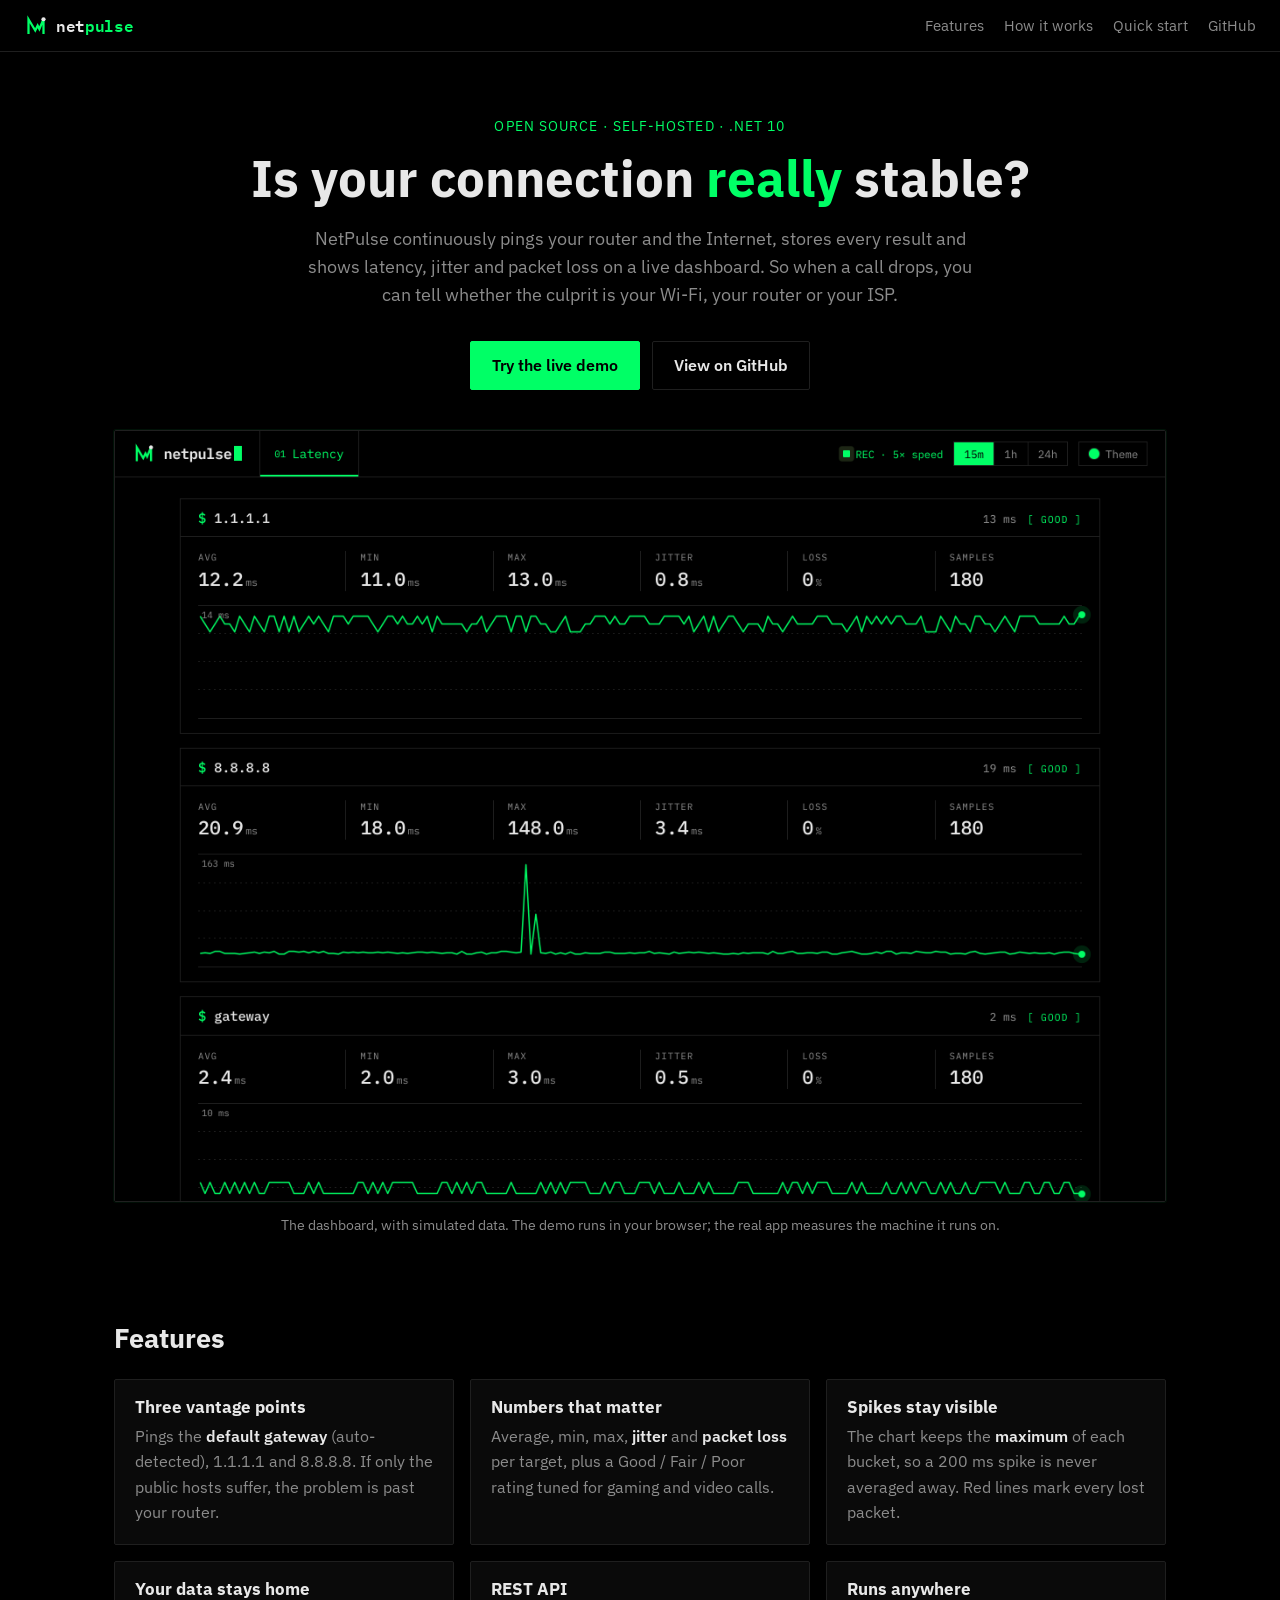
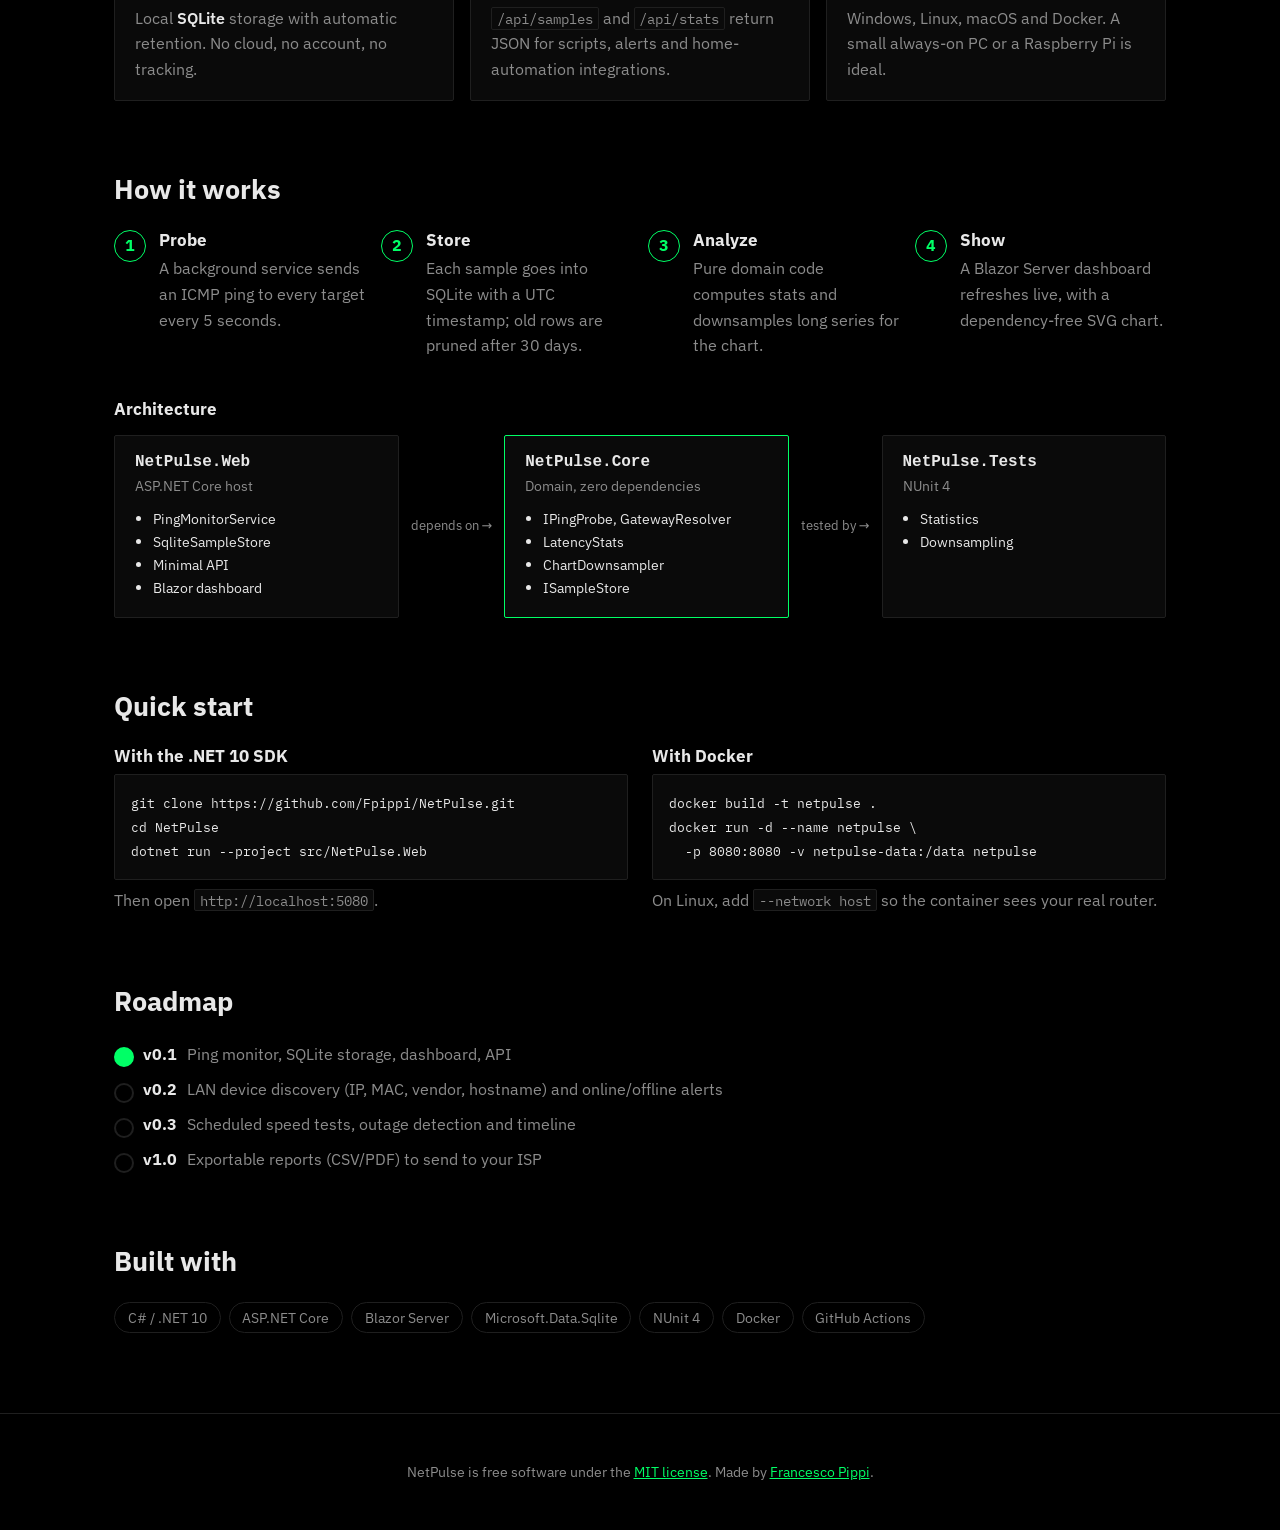
<file: docs/index.html>
<!doctype html>
<html lang="en">
<head>
  <meta charset="utf-8">
  <meta name="viewport" content="width=device-width, initial-scale=1">
  <title>NetPulse</title>
  <meta name="description" content="Free, open-source, self-hosted network quality monitor: latency, jitter and packet loss on a live dashboard. Built with C# / .NET 10 and Blazor.">
  <meta property="og:title" content="NetPulse: is your connection really stable?">
  <meta property="og:description" content="Self-hosted monitor that pings your router and the Internet and shows latency, jitter and packet loss on a live dashboard.">
  <meta property="og:image" content="dashboard.png">
  <link rel="icon" href="favicon.svg" type="image/svg+xml">
  <link rel="stylesheet" href="site.css">
</head>
<body>
  <header class="nav">
    <a class="brand" href="./"><img src="favicon.svg" alt="" width="24" height="24"> <span>net<em>pulse</em></span></a>
    <nav>
      <a href="#features">Features</a>
      <a href="#how">How it works</a>
      <a href="#start">Quick start</a>
      <a href="https://github.com/Fpippi/NetPulse">GitHub</a>
    </nav>
  </header>

  <main>
    <section class="hero">
      <p class="eyebrow">Open source · Self-hosted · .NET 10</p>
      <h1>Is your connection <em>really</em> stable?</h1>
      <p class="lead">
        NetPulse continuously pings your router and the Internet, stores every result and shows
        latency, jitter and packet loss on a live dashboard. So when a call drops, you can tell
        whether the culprit is your Wi-Fi, your router or your ISP.
      </p>
      <div class="cta">
        <a class="btn primary" href="demo.html">Try the live demo</a>
        <a class="btn" href="https://github.com/Fpippi/NetPulse">View on GitHub</a>
      </div>
      <a class="shot" href="demo.html" aria-label="Open the interactive demo">
        <img src="dashboard.png" width="1200" height="880"
             alt="NetPulse dashboard: one card per target with average, min, max, jitter, packet loss and a 24-hour latency chart">
      </a>
      <p class="caption">The dashboard, with simulated data. The demo runs in your browser; the real app measures the machine it runs on.</p>
    </section>

    <section id="features">
      <h2>Features</h2>
      <div class="grid">
        <article>
          <h3>Three vantage points</h3>
          <p>Pings the <strong>default gateway</strong> (auto-detected), 1.1.1.1 and 8.8.8.8. If only the
             public hosts suffer, the problem is past your router.</p>
        </article>
        <article>
          <h3>Numbers that matter</h3>
          <p>Average, min, max, <strong>jitter</strong> and <strong>packet loss</strong> per target, plus a
             Good / Fair / Poor rating tuned for gaming and video calls.</p>
        </article>
        <article>
          <h3>Spikes stay visible</h3>
          <p>The chart keeps the <strong>maximum</strong> of each bucket, so a 200 ms spike is never averaged
             away. Red lines mark every lost packet.</p>
        </article>
        <article>
          <h3>Your data stays home</h3>
          <p>Local <strong>SQLite</strong> storage with automatic retention. No cloud, no account, no tracking.</p>
        </article>
        <article>
          <h3>REST API</h3>
          <p><code>/api/samples</code> and <code>/api/stats</code> return JSON for scripts, alerts and
             home-automation integrations.</p>
        </article>
        <article>
          <h3>Runs anywhere</h3>
          <p>Windows, Linux, macOS and Docker. A small always-on PC or a Raspberry Pi is ideal.</p>
        </article>
      </div>
    </section>

    <section id="how">
      <h2>How it works</h2>
      <ol class="flow">
        <li><span>1</span><div><h3>Probe</h3><p>A background service sends an ICMP ping to every target every 5 seconds.</p></div></li>
        <li><span>2</span><div><h3>Store</h3><p>Each sample goes into SQLite with a UTC timestamp; old rows are pruned after 30 days.</p></div></li>
        <li><span>3</span><div><h3>Analyze</h3><p>Pure domain code computes stats and downsamples long series for the chart.</p></div></li>
        <li><span>4</span><div><h3>Show</h3><p>A Blazor Server dashboard refreshes live, with a dependency-free SVG chart.</p></div></li>
      </ol>

      <h3 class="sub">Architecture</h3>
      <div class="arch">
        <div class="box">
          <h4>NetPulse.Web</h4>
          <p>ASP.NET Core host</p>
          <ul>
            <li>PingMonitorService</li>
            <li>SqliteSampleStore</li>
            <li>Minimal API</li>
            <li>Blazor dashboard</li>
          </ul>
        </div>
        <div class="arrow" aria-hidden="true">depends on</div>
        <div class="box core">
          <h4>NetPulse.Core</h4>
          <p>Domain, zero dependencies</p>
          <ul>
            <li>IPingProbe, GatewayResolver</li>
            <li>LatencyStats</li>
            <li>ChartDownsampler</li>
            <li>ISampleStore</li>
          </ul>
        </div>
        <div class="arrow" aria-hidden="true">tested by</div>
        <div class="box">
          <h4>NetPulse.Tests</h4>
          <p>NUnit 4</p>
          <ul>
            <li>Statistics</li>
            <li>Downsampling</li>
          </ul>
        </div>
      </div>
    </section>

    <section id="start">
      <h2>Quick start</h2>
      <div class="two">
        <div>
          <h3>With the .NET 10 SDK</h3>
<pre><code>git clone https://github.com/Fpippi/NetPulse.git
cd NetPulse
dotnet run --project src/NetPulse.Web</code></pre>
          <p>Then open <code>http://localhost:5080</code>.</p>
        </div>
        <div>
          <h3>With Docker</h3>
<pre><code>docker build -t netpulse .
docker run -d --name netpulse \
  -p 8080:8080 -v netpulse-data:/data netpulse</code></pre>
          <p>On Linux, add <code>--network host</code> so the container sees your real router.</p>
        </div>
      </div>
    </section>

    <section id="roadmap">
      <h2>Roadmap</h2>
      <ul class="roadmap">
        <li class="done"><strong>v0.1</strong> Ping monitor, SQLite storage, dashboard, API</li>
        <li><strong>v0.2</strong> LAN device discovery (IP, MAC, vendor, hostname) and online/offline alerts</li>
        <li><strong>v0.3</strong> Scheduled speed tests, outage detection and timeline</li>
        <li><strong>v1.0</strong> Exportable reports (CSV/PDF) to send to your ISP</li>
      </ul>
    </section>

    <section class="stack">
      <h2>Built with</h2>
      <p class="tags">
        <span>C# / .NET 10</span><span>ASP.NET Core</span><span>Blazor Server</span>
        <span>Microsoft.Data.Sqlite</span><span>NUnit 4</span><span>Docker</span><span>GitHub Actions</span>
      </p>
    </section>
  </main>

  <footer>
    <p>NetPulse is free software under the <a href="https://github.com/Fpippi/NetPulse/blob/main/LICENSE">MIT license</a>.
       Made by <a href="https://github.com/Fpippi">Francesco Pippi</a>.</p>
  </footer>
</body>
</html>
</file>
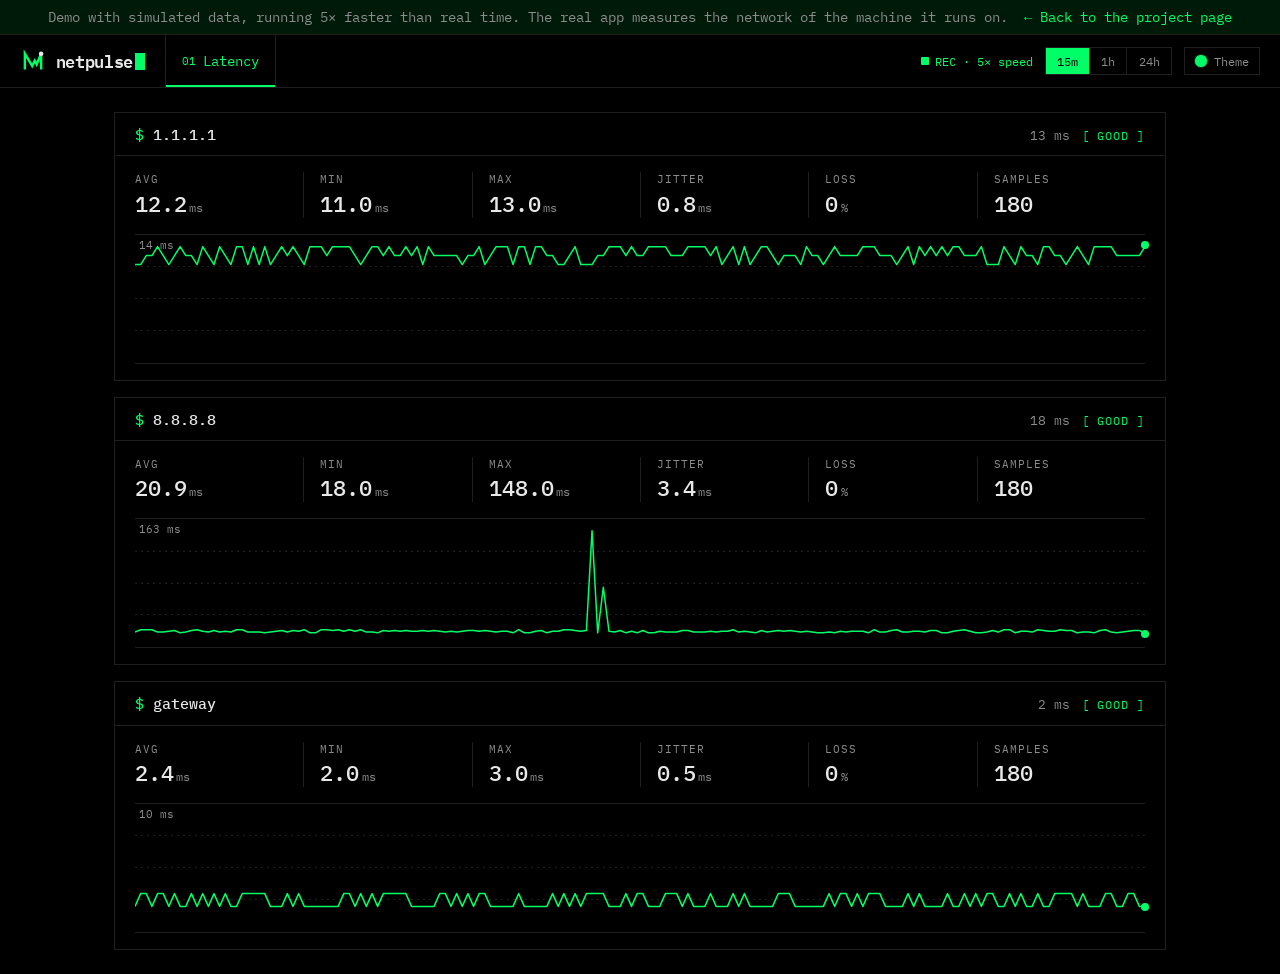
<file: docs/demo.html>
<!doctype html>
<html lang="en">
<head>
  <meta charset="utf-8">
  <meta name="viewport" content="width=device-width, initial-scale=1">
  <title>NetPulse demo</title>
  <meta name="description" content="Interactive demo of the NetPulse dashboard with simulated ping data.">
  <link rel="icon" href="favicon.svg" type="image/svg+xml">
  <link rel="stylesheet" href="themes.css">
  <link rel="stylesheet" href="dashboard.css">
  <script>
    // The real app keeps the theme in a cookie; the static demo takes it from ?theme=.
    const theme = new URLSearchParams(location.search).get("theme");
    document.documentElement.dataset.theme =
      ["light", "cyberpunk", "anime", "sakura", "bizarre", "bizarre-night", "bizarre-pastel", "bizarre-desert", "bizarre-ink", "medieval"].includes(theme) ? theme : "dark";
  </script>
  <style>
    .demo-bar {
      display: flex; flex-wrap: wrap; gap: .5rem 1rem; align-items: center; justify-content: center;
      padding: .5rem 1rem; font-size: .85rem; color: var(--muted);
      background: color-mix(in srgb, var(--accent) 10%, var(--bg)); border-bottom: 1px solid var(--border); text-align: center;
    }
    .demo-bar a { color: var(--accent); text-decoration: none; }
    .demo-bar a:hover { text-decoration: underline; }
    .top a { color: inherit; text-decoration: none; }
        .live { display: inline-flex; align-items: center; gap: .4rem; font-family: var(--mono); font-size: .75rem; color: var(--good); white-space: nowrap; }
    .live::before {
      content: ""; width: .5rem; height: .5rem; border-radius: 1px; background: var(--good);
      animation: pulse 1.6s ease-out infinite;
    }
    .card-right { display: flex; align-items: center; gap: .75rem; }
    .now { font-family: var(--mono); font-size: .8rem; color: var(--muted); font-variant-numeric: tabular-nums; }
    .now.lost { color: var(--poor); }
    .now.flash { animation: flash .8s ease-out; }
    .live-dot {
      position: absolute; right: 0; top: 100%; width: 8px; height: 8px; margin: -4px -4px 0 0;
      border-radius: 50%; background: var(--accent); transition: top .4s ease-out;
      animation: pulse 1s ease-out infinite;
    }
    .live-dot.lost { background: var(--poor); }
    @keyframes pulse {
      0% { box-shadow: 0 0 0 0 rgba(0, 255, 102, .6); }
      100% { box-shadow: 0 0 0 8px rgba(0, 255, 102, 0); }
    }
    .live::before { animation-name: pulse-good; }
    @keyframes pulse-good {
      0% { box-shadow: 0 0 0 0 rgba(147, 196, 107, .6); }
      100% { box-shadow: 0 0 0 7px rgba(147, 196, 107, 0); }
    }
    @keyframes flash { from { color: var(--text); } }
    @media (prefers-reduced-motion: reduce) {
      .live::before, .live-dot, .now.flash { animation: none; }
      .live-dot { transition: none; }
    }
    @media (max-width: 520px) {
      main { padding: 1rem; }
      .live span { display: none; }
    }
  </style>
</head>
<body>
  <div class="demo-bar">
    <span>Demo with simulated data, running 5× faster than real time. The real app measures the network of the machine it runs on.</span>
    <a href="./">← Back to the project page</a>
  </div>
  <header class="top">
    <a class="brand" href="./"><svg class="logo-mark" viewBox="0 0 32 32" width="26" height="26" aria-hidden="true"><path class="trace" d="M6 25V7l9 15 3.2-6.5L20.5 20 26 7v18"/><circle class="ping" cx="26" cy="7" r="2.8"/></svg><h1 class="wordmark">net<span>pulse</span></h1></a>
    <nav class="site-nav" aria-label="Pages"><a class="active" href="demo.html"><i>01</i>Latency</a></nav>
    <div class="top-actions">
      <span class="live">REC <span>· 5× speed</span></span>
      <nav class="windows" id="windows" aria-label="Time window"></nav>
      <details class="theme-picker">
        <summary aria-label="Theme"><span class="swatch" aria-hidden="true"></span><span class="label">Theme</span></summary>
        <ul>
          <li><a href="?theme=dark" data-theme-option="dark"><span class="swatch" aria-hidden="true"></span>Dark</a></li>
          <li><a href="?theme=light" data-theme-option="light"><span class="swatch" aria-hidden="true"></span>Light</a></li>
          <li><a href="?theme=cyberpunk" data-theme-option="cyberpunk"><span class="swatch" aria-hidden="true"></span>Cyberpunk</a></li>
          <li><a href="?theme=anime" data-theme-option="anime"><span class="swatch" aria-hidden="true"></span>Anime</a></li>
          <li><a href="?theme=sakura" data-theme-option="sakura"><span class="swatch" aria-hidden="true"></span>Sakura</a></li>
          <li><a href="?theme=bizarre" data-theme-option="bizarre"><span class="swatch" aria-hidden="true"></span>Bizarre</a></li>
          <li><a href="?theme=bizarre-night" data-theme-option="bizarre-night"><span class="swatch" aria-hidden="true"></span>Bizarre Night</a></li>
          <li><a href="?theme=bizarre-pastel" data-theme-option="bizarre-pastel"><span class="swatch" aria-hidden="true"></span>Bizarre Pastel</a></li>
          <li><a href="?theme=bizarre-desert" data-theme-option="bizarre-desert"><span class="swatch" aria-hidden="true"></span>Bizarre Desert</a></li>
          <li><a href="?theme=bizarre-ink" data-theme-option="bizarre-ink"><span class="swatch" aria-hidden="true"></span>Bizarre Ink</a></li>
          <li><a href="?theme=medieval" data-theme-option="medieval"><span class="swatch" aria-hidden="true"></span>Medieval</a></li>
        </ul>
      </details>
    </div>
  </header>
  <main id="cards">
    <noscript><p class="empty">The demo needs JavaScript to simulate data. The real dashboard does not.</p></noscript>
  </main>
  <script src="demo.js"></script>
</body>
</html>
</file>
<file: docs/site.css>
/* Project page styles. Same palette and fonts as the dashboard dark theme (src/NetPulse.Web/wwwroot/themes.css). */
@font-face { font-family: "Plex Sans"; src: url("fonts/plex-sans-var.woff2") format("woff2"); font-weight: 100 700; font-display: swap; }
@font-face { font-family: "Plex Mono"; src: url("fonts/plex-mono-400.woff2") format("woff2"); font-weight: 400; font-display: swap; }
@font-face { font-family: "Plex Mono"; src: url("fonts/plex-mono-600.woff2") format("woff2"); font-weight: 600; font-display: swap; }

:root {
    --bg: #000000;
    --card: #0a0a0a;
    --border: #1f1f1f;
    --text: #e8e8e8;
    --muted: #8c8c8c;
    --accent: #00ff66;
    --good: #00ff66;
    --sans: "Plex Sans", system-ui, -apple-system, "Segoe UI", sans-serif;
    --mono: "Plex Mono", ui-monospace, Consolas, monospace;
    color-scheme: dark;
}

* { box-sizing: border-box; }

html { scroll-behavior: smooth; }

body {
    margin: 0;
    font-family: var(--sans);
    line-height: 1.6;
    background: var(--bg);
    color: var(--text);
}

a { color: var(--accent); }

code, pre { font-family: var(--mono); font-size: .9em; }
code { background: var(--card); border: 1px solid var(--border); border-radius: 2px; padding: .05rem .3rem; }

.nav {
    position: sticky; top: 0; z-index: 1;
    display: flex; align-items: center; justify-content: space-between; gap: 1rem;
    padding: .8rem 1.5rem;
    background: rgba(0, 0, 0, .92);
    backdrop-filter: blur(8px);
    border-bottom: 1px solid var(--border);
}

.brand { display: flex; align-items: center; gap: .5rem; color: var(--text); font-family: var(--mono); font-weight: 600; letter-spacing: -.02em; text-decoration: none; }
.brand em { font-style: normal; color: var(--accent); }
.nav nav { display: flex; gap: 1.25rem; }
.nav nav a { color: var(--muted); text-decoration: none; font-size: .95rem; }
.nav nav a:hover { color: var(--text); }

main { max-width: 1100px; margin: 0 auto; padding: 0 1.5rem; }

section { padding: 3.5rem 0 1rem; }

h1, h2, h3, h4 { line-height: 1.2; }
h2 { font-size: 1.7rem; margin: 0 0 1.5rem; }
h3 { font-size: 1.05rem; margin: 0 0 .4rem; }

.hero { text-align: center; padding-top: 4rem; }
.eyebrow { color: var(--accent); font-size: .85rem; letter-spacing: .08em; text-transform: uppercase; margin: 0; }
.hero h1 { font-size: clamp(2rem, 5vw, 3.2rem); margin: .6rem 0 1rem; }
.hero h1 em { font-style: normal; color: var(--accent); }
.lead { max-width: 680px; margin: 0 auto; color: var(--muted); font-size: 1.1rem; }

.cta { display: flex; flex-wrap: wrap; gap: .75rem; justify-content: center; margin: 2rem 0 2.5rem; }
.btn {
    display: inline-block; padding: .65rem 1.3rem; border-radius: 2px;
    border: 1px solid var(--border); color: var(--text); text-decoration: none; font-weight: 600;
}
.btn:hover { border-color: var(--accent); }
.btn.primary { background: var(--accent); border-color: var(--accent); color: #000000; }
.btn.primary:hover { filter: brightness(1.1); }

.shot { display: block; }
.shot img {
    display: block; width: 100%; height: auto;
    border: 1px solid var(--border); border-radius: 2px;
    box-shadow: 0 20px 60px rgba(0, 0, 0, .45), 0 0 0 1px rgba(0, 255, 102, .08);
    transition: transform .2s;
}
.shot:hover img { transform: translateY(-3px); }
.caption { color: var(--muted); font-size: .85rem; margin-top: .8rem; }

.grid { display: grid; grid-template-columns: repeat(auto-fit, minmax(280px, 1fr)); gap: 1rem; }
.grid article, .box {
    background: var(--card); border: 1px solid var(--border); border-radius: 2px; padding: 1.1rem 1.25rem;
}
.grid p { margin: 0; color: var(--muted); }
.grid strong { color: var(--text); font-weight: 600; }

.flow { list-style: none; padding: 0; margin: 0; display: grid; grid-template-columns: repeat(auto-fit, minmax(230px, 1fr)); gap: 1rem; }
.flow li { display: flex; gap: .8rem; }
.flow span {
    flex: none; width: 2rem; height: 2rem; border-radius: 50%;
    display: grid; place-items: center; font-weight: 700;
    border: 1px solid var(--accent); color: var(--accent);
}
.flow p { margin: 0; color: var(--muted); }

.sub { margin-top: 2.5rem; margin-bottom: 1rem; }
.arch { display: flex; align-items: stretch; gap: .75rem; }
.box { flex: 1; }
.box h4 { margin: 0; font-family: ui-monospace, Consolas, monospace; }
.box p { margin: .1rem 0 .6rem; color: var(--muted); font-size: .9rem; }
.box ul { margin: 0; padding-left: 1.1rem; font-size: .9rem; }
.box.core { border-color: var(--accent); }
.arrow {
    align-self: center; color: var(--muted); font-size: .8rem; white-space: nowrap;
}
.arrow::after { content: " →"; }

.two { display: grid; grid-template-columns: repeat(auto-fit, minmax(300px, 1fr)); gap: 1.5rem; }
pre {
    background: var(--card); border: 1px solid var(--border); border-radius: 2px;
    padding: 1rem; overflow-x: auto; margin: .5rem 0;
}
pre code { background: none; border: 0; padding: 0; }
.two p { color: var(--muted); margin: .4rem 0 0; }

.roadmap { list-style: none; padding: 0; margin: 0; display: grid; gap: .6rem; }
.roadmap li { padding-left: 1.8rem; position: relative; color: var(--muted); }
.roadmap li strong { color: var(--text); margin-right: .4rem; }
.roadmap li::before {
    content: ""; position: absolute; left: 0; top: .35rem;
    width: 1rem; height: 1rem; border-radius: 50%; border: 2px solid var(--border);
}
.roadmap li.done::before { background: var(--good); border-color: var(--good); }

.tags { display: flex; flex-wrap: wrap; gap: .5rem; margin: 0; }
.tags span { border: 1px solid var(--border); border-radius: 999px; padding: .2rem .8rem; font-size: .9rem; color: var(--muted); }

footer {
    margin-top: 4rem; padding: 2rem 1.5rem; text-align: center;
    color: var(--muted); font-size: .9rem; border-top: 1px solid var(--border);
}

@media (max-width: 720px) {
    .nav { padding: .8rem 1rem; }
    .nav nav a:not(:last-child) { display: none; }
    main { padding: 0 1rem; }
    .arch { flex-direction: column; }
    .arrow { text-align: center; }
    .arrow::after { content: " ↓"; }
}
</file>
<file: docs/themes.css>
/*
 * NetPulse themes. Each theme is a set of design tokens on <html data-theme="…">,
 * plus a few decorative extras at the end of its section. app.css only ever reads tokens.
 *
 * Fonts are bundled (latin subset, all SIL Open Font License 1.1, see fonts/README.md),
 * so the dashboard never calls a font CDN.
 */

/* --- Fonts -------------------------------------------------------------- */

@font-face { font-family: "Plex Sans"; src: url("fonts/plex-sans-var.woff2") format("woff2"); font-weight: 100 700; font-display: swap; }
@font-face { font-family: "Plex Mono"; src: url("fonts/plex-mono-400.woff2") format("woff2"); font-weight: 400; font-display: swap; }
@font-face { font-family: "Plex Mono"; src: url("fonts/plex-mono-500.woff2") format("woff2"); font-weight: 500; font-display: swap; }
@font-face { font-family: "Plex Mono"; src: url("fonts/plex-mono-600.woff2") format("woff2"); font-weight: 600; font-display: swap; }
@font-face { font-family: "Orbitron"; src: url("fonts/orbitron-700.woff2") format("woff2"); font-weight: 400 900; font-display: swap; }
@font-face { font-family: "Rajdhani"; src: url("fonts/rajdhani-500.woff2") format("woff2"); font-weight: 500; font-display: swap; }
@font-face { font-family: "Rajdhani"; src: url("fonts/rajdhani-600.woff2") format("woff2"); font-weight: 600 700; font-display: swap; }
@font-face { font-family: "Share Tech Mono"; src: url("fonts/share-tech-mono-400.woff2") format("woff2"); font-display: swap; }
@font-face { font-family: "M PLUS Rounded 1c"; src: url("fonts/mplus-rounded-500.woff2") format("woff2"); font-weight: 400 600; font-display: swap; }
@font-face { font-family: "M PLUS Rounded 1c"; src: url("fonts/mplus-rounded-800.woff2") format("woff2"); font-weight: 700 900; font-display: swap; }
/* Only the katakana Sakura uses (ネットパルス), subset to a few kilobytes. */
@font-face { font-family: "NP Kana"; src: url("fonts/mplus-rounded-kana-800.woff2") format("woff2"); font-weight: 800; font-display: swap; }
@font-face { font-family: "Cinzel"; src: url("fonts/cinzel-600.woff2") format("woff2"); font-weight: 400 700; font-display: swap; }
/* Dela Gothic One, subset to latin letters, digits and the katakana NetPulse uses (ネットパルス, ピン！). */
@font-face { font-family: "NP Shonen"; src: url("fonts/dela-gothic-one-subset.woff2") format("woff2"); font-display: swap; }
@font-face { font-family: "NP Blackletter"; src: url("fonts/unifraktur-400.woff2") format("woff2"); font-display: swap; }
@font-face { font-family: "IM Fell English"; src: url("fonts/im-fell-400.woff2") format("woff2"); font-display: swap; }

/* --- Dark (default): black and green, like a terminal -------------------- */

:root {
    --bg: #000000;
    --bg-image: none;
    --card: #000000;
    --card-image: none;
    --card-shadow: none;
    --border: #1f1f1f;
    --rule-width: 1px;
    --rule-style: solid;
    --text: #e8e8e8;
    --muted: #8c8c8c;
    --faint: #4a4a4a;
    --logo: #00ff66;
    --accent: #00ff66;
    --on-accent: #000000;
    --good: #00ff66;
    --fair: #ffcc00;
    --poor: #ff3b3b;
    --trace: var(--accent);
    --trace-width: 1.5;
    --trace-filter: none;
    --area-opacity: 0;
    --radius: 0;
    --radius-card: 0;
    --font-body: "Plex Mono", ui-monospace, SFMono-Regular, Consolas, monospace;
    --font-num: var(--font-body);
    --font-head: var(--font-body);
    --font-brand: var(--font-body);
    --body-size: .95rem;
    --head-size: .95rem;
    --head-weight: 500;
    --head-spacing: 0;
    --head-case: none;
    color-scheme: dark;

    /* Derived tokens. A custom property that refers to another is resolved where it is declared,
       here on <html>, so these keep the page's values even inside the top bar, which several
       themes recolour by overriding --text, --muted and friends on .top. */
    --field: var(--bg);              /* inputs and inline code */
    --good-text: var(--good);        /* status colours used as text on a card; */
    --fair-text: var(--fair);        /* the plain tokens stay for chart marks and dots */
    --poor-text: var(--poor);
    --menu-bg: var(--card);          /* the theme dropdown */
    --menu-text: var(--text);
    --menu-border: var(--border);
    --menu-accent: var(--accent);
}

/* A shell prompt on every card, bracketed status and a blinking block cursor after the name. */
[data-theme="dark"] .wordmark span { color: var(--text); }
[data-theme="dark"] .wordmark::after {
    content: "";
    display: inline-block;
    width: .55em;
    height: 1em;
    margin-left: .15em;
    vertical-align: -.12em;
    background: var(--accent);
    animation: np-blink 1.1s steps(1) infinite;
}
[data-theme="dark"] .card-head h2::before { content: "$ "; color: var(--accent); }
[data-theme="dark"] .badge::before { content: "[ "; }
[data-theme="dark"] .badge::after { content: " ]"; }
[data-theme="dark"] .site-nav a.active { color: var(--accent); }
[data-theme="dark"] .logo-mark .ping { fill: var(--text); }

@keyframes np-blink { 50% { opacity: 0; } }

@media (prefers-reduced-motion: reduce) {
    [data-theme="dark"] .wordmark::after { animation: none; }
}

/* --- Light: clean white page under a black terminal bar ------------------ */

[data-theme="light"] {
    --bg: #f5f6f7;
    --bg-image: none;
    --trace-filter: none;
    --card: #ffffff;
    --border: #e2e5e9;
    --text: #111418;
    --muted: #5f6873;
    --faint: #a3abb5;
    --logo: #111418;
    --accent: #00753c;
    --on-accent: #ffffff;
    --good: #00a650;
    --fair: #c98a00;
    --poor: #d92d20;
    --good-text: #00703a;
    --fair-text: #8f6200;
    --poor-text: #c4261b;
    --trace: #111418;
    --trace-width: 1.5;
    --area-opacity: .1;
    --radius: 6px;
    --radius-card: 10px;
    --card-shadow: 0 1px 2px rgba(17, 20, 24, .05), 0 4px 16px rgba(17, 20, 24, .04);
    --font-body: "Plex Sans", system-ui, -apple-system, "Segoe UI", sans-serif;
    --font-num: "Plex Mono", ui-monospace, SFMono-Regular, Consolas, monospace;
    --font-head: var(--font-body);
    --font-brand: var(--font-num);
    --body-size: 1rem;
    --head-size: 1rem;
    --head-weight: 600;
    color-scheme: light;
}

/* The top bar stays a black terminal strip, so the brand reads the same in both modes. */
[data-theme="light"] .top {
    --text: #e8e8e8;
    --muted: #8c8c8c;
    --faint: #4a4a4a;
    --border: #1f1f1f;
    --logo: #00ff66;
    --accent: #00ff66;
    --on-accent: #000000;
    background: #000000;
    color: var(--text);
    border-bottom: 0;
    color-scheme: dark;
}
[data-theme="light"] .card-head h2 { font-family: var(--font-body); }
[data-theme="light"] .chart { border-color: var(--border); }
[data-theme="light"] .badge {
    padding: .15rem .55rem;
    border-radius: 999px;
    background: color-mix(in srgb, currentColor 12%, transparent);
}
[data-theme="light"] .badge::before { content: "● "; }

/* --- Cyberpunk: neon on a night city ------------------------------------- */

[data-theme="cyberpunk"] {
    --bg: #07040f;
    --bg-image:
        repeating-linear-gradient(0deg, rgba(255, 255, 255, .025) 0 1px, transparent 1px 3px),
        radial-gradient(ellipse 80% 50% at 85% -10%, rgba(255, 43, 214, .22), transparent 70%),
        radial-gradient(ellipse 70% 50% at 0% 110%, rgba(0, 240, 255, .16), transparent 70%);
    --card: rgba(18, 10, 36, .82);
    --border: #3d2470;
    --text: #e6f6ff;
    --muted: #9184c0;
    --faint: #54478a;
    --logo: #00f0ff;
    --accent: #ff2bd6;
    --on-accent: #07040f;
    --good: #39ff9c;
    --fair: #ffe14d;
    --poor: #ff3b6b;
    --trace: #00f0ff;
    --trace-width: 1.8;
    --trace-filter: drop-shadow(0 0 3px rgba(0, 240, 255, .9));
    --area-opacity: .12;
    --radius: 0;
    --radius-card: 0;
    --card-shadow: 0 0 0 1px rgba(255, 43, 214, .12), 0 0 24px rgba(255, 43, 214, .08);
    --font-body: "Rajdhani", "Segoe UI", sans-serif;
    --font-num: "Share Tech Mono", ui-monospace, monospace;
    --font-head: "Orbitron", "Rajdhani", sans-serif;
    --font-brand: var(--font-head);
    --body-size: 1.05rem;
    --head-size: .85rem;
    --head-weight: 700;
    --head-spacing: .12em;
    --head-case: uppercase;
    color-scheme: dark;
}

/* Cut corners, neon edges and glowing read-outs. */
[data-theme="cyberpunk"] .card {
    clip-path: polygon(0 0, calc(100% - 14px) 0, 100% 14px, 100% 100%, 14px 100%, 0 calc(100% - 14px));
    border-left: 2px solid var(--accent);
}
[data-theme="cyberpunk"] .wordmark { font-size: .95rem; letter-spacing: .14em; text-shadow: 0 0 10px rgba(0, 240, 255, .7); }
[data-theme="cyberpunk"] .wordmark span { color: var(--accent); text-shadow: 0 0 10px rgba(255, 43, 214, .8); }
[data-theme="cyberpunk"] .logo-mark { filter: drop-shadow(0 0 4px rgba(0, 240, 255, .8)); }
[data-theme="cyberpunk"] .card-head h2 { color: #00f0ff; text-shadow: 0 0 8px rgba(0, 240, 255, .6); }
[data-theme="cyberpunk"] .stats dd { text-shadow: 0 0 10px rgba(230, 246, 255, .35); }
[data-theme="cyberpunk"] .badge { text-shadow: 0 0 8px currentColor; }
[data-theme="cyberpunk"] .site-nav a.active { box-shadow: inset 0 -2px 0 var(--accent), 0 8px 18px -10px var(--accent); }
[data-theme="cyberpunk"] .windows button.active,
[data-theme="cyberpunk"] button.primary:hover:not(:disabled) { box-shadow: 0 0 14px rgba(255, 43, 214, .6); }

/* --- Anime: a shōnen manga page, all ink, red and speed lines ------------- */

[data-theme="anime"] {
    --ink: #0d0d10;
    --red: #dc1c26;
    --bg: #f2f0ea;
    --bg-image:
        repeating-conic-gradient(from 0deg at 50% 35%, rgba(13, 13, 16, .07) 0 .6deg, transparent .6deg 3.2deg),
        radial-gradient(ellipse 60% 45% at 50% 35%, #f2f0ea 0 35%, transparent 70%),
        radial-gradient(rgba(13, 13, 16, .12) 1px, transparent 1.3px);
    --card: #ffffff;
    --border: var(--ink);
    --rule-width: 3px;
    --text: var(--ink);
    --muted: #5d5d66;
    --faint: #b9b9c2;
    --logo: var(--ink);
    --accent: var(--red);
    --on-accent: #ffffff;
    --good: #0d0d10;
    --fair: #e88a00;
    --poor: var(--red);
    --fair-text: #a35f00;
    --poor-text: #c0121c;
    --trace: var(--red);
    --trace-width: 2.4;
    --trace-filter: none;
    --area-opacity: 0;
    --radius: 0;
    --radius-card: 0;
    --card-shadow: 8px 8px 0 var(--ink);
    --font-body: "Plex Sans", system-ui, sans-serif;
    --font-num: "NP Shonen", "Plex Sans", sans-serif;
    --font-head: var(--font-num);
    --font-brand: var(--font-num);
    --head-size: 1.15rem;
    --head-weight: 400;
    --head-spacing: .02em;
    color-scheme: light;
}

[data-theme="anime"] body { background-size: auto, auto, 6px 6px; }

/* Black top bar; the active page is a red slanted tab. */
[data-theme="anime"] .top {
    --text: #ffffff;
    --muted: #a7a7b0;
    --faint: #5d5d66;
    --border: #2a2a30;
    --good: #ffffff;
    background: var(--ink);
    color: var(--text);
    border-bottom: 4px solid var(--red);
}
[data-theme="anime"] .brand,
[data-theme="anime"] .site-nav a { border-right: 0; }
[data-theme="anime"] .logo-mark .trace { stroke: #ffffff; }
[data-theme="anime"] .logo-mark .ping { fill: var(--red); }
[data-theme="anime"] .wordmark { font-size: 1.35rem; font-style: italic; letter-spacing: .01em; color: #ffffff; }
[data-theme="anime"] .wordmark span { color: var(--red); }
/* The name in katakana under the logo, like a manga title. */
[data-theme="anime"] .brand { flex-wrap: wrap; row-gap: 0; align-content: center; }
[data-theme="anime"] .brand::after {
    content: "ネットパルス";
    flex-basis: 100%;
    margin: -.15rem 0 0 2.15rem;
    font-family: var(--font-num);
    font-size: .6rem;
    letter-spacing: .4em;
    color: var(--red);
}
[data-theme="anime"] .site-nav { gap: .1rem; padding: 0 .3rem; align-items: center; }
[data-theme="anime"] .site-nav a {
    min-height: 34px;
    padding: 0 .6rem;
    font-family: var(--font-num);
    font-size: .74rem;
    transform: skewX(-12deg);
}
[data-theme="anime"] .site-nav a.active { background: var(--red); color: #ffffff; box-shadow: 4px 4px 0 #ffffff; }
[data-theme="anime"] .site-nav a.active i { color: #ffffff; }

/* Cards are manga panels: heavy ink frame and a hard drop shadow. */
[data-theme="anime"] main { gap: 1.6rem; }

[data-theme="anime"] .card-head {
    background: var(--ink);
    color: #ffffff;
    border-bottom: 0;
    /* Screentone fading in from the right of the title bar. */
    background-image:
        radial-gradient(rgba(255, 255, 255, .22) 1.1px, transparent 1.3px),
        linear-gradient(90deg, var(--ink) 55%, transparent);
    background-size: 6px 6px, 100% 100%;
    background-blend-mode: normal;
}
[data-theme="anime"] .card-head h2 { color: #ffffff; font-style: italic; }
[data-theme="anime"] .card-head h2::before {
    content: "";
    display: inline-block;
    width: .45em;
    height: 1em;
    margin-right: .55em;
    vertical-align: -.1em;
    background: var(--red);
    transform: skewX(-15deg);
}
[data-theme="anime"] .card-head h2 small,
[data-theme="anime"] .card-head .hint { color: #c9c9d1; }

/* Status: a slanted red (or black) tag. */
[data-theme="anime"] .badge {
    display: inline-block;
    padding: .2rem .7rem;
    background: var(--red);
    color: #ffffff;
    font-family: var(--font-num);
    letter-spacing: .06em;
    transform: skewX(-12deg);
}
/* app.css colours .badge.poor and friends by status; on a filled tag the text stays white. */
[data-theme="anime"] .badge:is(.poor, .fair, .unknown, .muted) { color: #ffffff; }
[data-theme="anime"] .badge::before { content: "!! "; }
[data-theme="anime"] .badge.good { background: #ffffff; color: var(--ink); }
[data-theme="anime"] .badge.good::before { content: "★ "; color: var(--red); }
[data-theme="anime"] .badge.fair { background: var(--fair-text); }
[data-theme="anime"] .badge.unknown,
[data-theme="anime"] .badge.muted { background: #5d5d66; }

[data-theme="anime"] .stats > div { border-left: 3px solid var(--ink); }
[data-theme="anime"] .stats > div:first-child { border-left: 0; }
[data-theme="anime"] .stats dt { color: var(--ink); font-weight: 600; }
[data-theme="anime"] .stats dd { font-size: 1.75rem; font-style: italic; }
[data-theme="anime"] .stats dd .unit { color: var(--red); font-style: normal; }

/* The chart sits in its own inner panel, with screentone shading at the bottom. */
[data-theme="anime"] .chart {
    border: 3px solid var(--ink);
    background-color: #ffffff;
    background-image: radial-gradient(rgba(13, 13, 16, .16) 1px, transparent 1.2px);
    background-size: 5px 5px;
}
[data-theme="anime"] .chart-max,
[data-theme="anime"] .chart-axis { color: var(--ink); font-weight: 600; }
/* The "ping!" sound effect, in katakana, slammed onto every chart. */
[data-theme="anime"] .chart-wrap::after {
    content: "ピン！";
    position: absolute;
    right: 6px;
    top: -34px;
    font-family: var(--font-num);
    font-size: 1.7rem;
    font-style: italic;
    color: var(--red);
    -webkit-text-stroke: 2px var(--ink);
    paint-order: stroke fill;
    text-shadow: 3px 3px 0 #ffffff;
    transform: rotate(-10deg);
    pointer-events: none;
}

[data-theme="anime"] .windows { border: 2px solid #ffffff; }
[data-theme="anime"] .windows button { font-family: var(--font-num); color: #a7a7b0; }
[data-theme="anime"] .windows button + button { border-left: 2px solid #ffffff; }
[data-theme="anime"] .windows button.active { background: var(--red); color: #ffffff; }
[data-theme="anime"] button.primary { background: var(--red); color: #ffffff; border: 2px solid #ffffff; font-family: var(--font-num); transform: skewX(-10deg); }
[data-theme="anime"] .theme-picker summary { border: 2px solid #ffffff; color: #ffffff; }
[data-theme="anime"] .theme-picker ul { border: 3px solid var(--ink); }
[data-theme="anime"] .target,
[data-theme="anime"] .tag { border: 2px solid var(--ink); color: var(--ink); }

/* --- Bizarre: a saturated, menacing manga colour page --------------------- */
/* The variants (bizarre-night, -pastel, -desert, -ink) reuse these rules and recolour them below. */

[data-theme^="bizarre"] {
    --ink: #0b0710;
    --purple: #5a1aa0;
    --magenta: #e0157f;
    --yellow: #ffe100;
    --teal: #00b8a3;
    --bg: #2a0b4a;
    --bg-image:
        repeating-linear-gradient(-45deg, rgba(255, 255, 255, .05) 0 2px, transparent 2px 9px),
        linear-gradient(135deg, #2a0b4a 0%, #5a1aa0 38%, #b0156f 72%, #ff7a00 115%);
    --card: #fff7d1;
    --border: var(--ink);
    --rule-width: 4px;
    --text: var(--ink);
    --muted: #5b4a6e;
    --faint: #c7b8a0;
    --logo: var(--ink);
    --accent: #c7106f;
    --on-accent: #ffffff;
    --good: var(--teal);
    --fair: #ff8a00;
    --poor: #ff1e3c;
    --good-text: #007566;
    --fair-text: #a35300;
    --poor-text: #c4001f;
    --field: #ffffff;
    --trace: var(--magenta);
    --trace-width: 2.8;
    --trace-filter: none;
    --area-opacity: .18;
    --radius: 0;
    --radius-card: 0;
    --card-shadow: 8px 8px 0 var(--ink), 14px 14px 0 var(--yellow);
    --font-body: "Plex Sans", system-ui, sans-serif;
    --font-num: "NP Shonen", "Plex Sans", sans-serif;
    --font-head: var(--font-num);
    --font-brand: var(--font-num);
    --head-size: 1.2rem;
    --head-weight: 400;
    --head-spacing: .02em;
    color-scheme: light;
}

/* Black top bar; the active page is a yellow slanted tab. */
[data-theme^="bizarre"] .top {
    --text: #ffffff;
    --muted: #c9b6e6;
    --faint: #7d62a8;
    --border: #2b1b40;
    --good: var(--yellow);
    background: var(--ink);
    color: var(--text);
    border-bottom: 5px solid var(--yellow);
    box-shadow: 0 5px 0 var(--magenta);
}
[data-theme^="bizarre"] .brand,
[data-theme^="bizarre"] .site-nav a { border-right: 0; }
[data-theme^="bizarre"] .logo-mark .trace { stroke: var(--yellow); }
[data-theme^="bizarre"] .logo-mark .ping { fill: var(--magenta); }
[data-theme^="bizarre"] .wordmark { font-size: 1.4rem; font-style: italic; color: var(--yellow); }
[data-theme^="bizarre"] .wordmark span { color: var(--magenta); }
/* The name in katakana under the logo, like a manga title. */
[data-theme^="bizarre"] .brand { flex-wrap: wrap; row-gap: 0; align-content: center; }
[data-theme^="bizarre"] .brand::after {
    content: "ネットパルス";
    flex-basis: 100%;
    margin: -.15rem 0 0 2.15rem;
    font-family: var(--font-num);
    font-size: .6rem;
    letter-spacing: .4em;
    color: var(--teal);
}
[data-theme^="bizarre"] .site-nav { gap: .1rem; padding: 0 .3rem; align-items: center; }
[data-theme^="bizarre"] .site-nav a {
    min-height: 34px;
    padding: 0 .6rem;
    font-family: var(--font-num);
    font-size: .74rem;
    transform: skewX(-12deg);
}
[data-theme^="bizarre"] .site-nav a.active { background: var(--yellow); color: var(--ink); box-shadow: 4px 4px 0 var(--magenta); }
[data-theme^="bizarre"] .site-nav a.active i { color: var(--purple); }

[data-theme^="bizarre"] main { gap: 2.2rem; padding-top: 2.4rem; }

/* Panels: thick ink frame, black and yellow offset shadows, and a menacing "ゴゴゴ" beside each one. */
[data-theme^="bizarre"] .card { position: relative; }
[data-theme^="bizarre"] .card::after {
    content: "ゴ ゴ ゴ";
    position: absolute;
    top: -26px;
    right: 26px;
    font-family: var(--font-num);
    font-size: 1.9rem;
    letter-spacing: -.05em;
    color: var(--purple);
    -webkit-text-stroke: 2px var(--yellow);
    paint-order: stroke fill;
    text-shadow: 3px 3px 0 var(--ink);
    transform: rotate(-6deg) skewX(-10deg);
    pointer-events: none;
}
/* Title bar: a hard diagonal split from purple to teal, with ink hatching. */
[data-theme^="bizarre"] .card-head {
    border-bottom: 4px solid var(--ink);
    background:
        repeating-linear-gradient(-45deg, rgba(11, 7, 16, .28) 0 2px, transparent 2px 7px),
        linear-gradient(105deg, var(--purple) 0 62%, var(--ink) 62% 63%, var(--teal) 63%);
}
[data-theme^="bizarre"] .card-head h2 {
    color: var(--yellow);
    font-style: italic;
    -webkit-text-stroke: 1.5px var(--ink);
    paint-order: stroke fill;
    text-shadow: 3px 3px 0 var(--ink);
}
/* The hint sits on whichever side of the split the title leaves it, so it gets its own ink chip. */
[data-theme^="bizarre"] .card-head h2 small,
[data-theme^="bizarre"] .card-head .hint { color: #ffffff; -webkit-text-stroke: 0; text-shadow: none; }
[data-theme^="bizarre"] .card-head .hint { background: var(--ink); padding: .05rem .45rem; }

/* Status: a slanted tag. */
[data-theme^="bizarre"] .badge {
    display: inline-block;
    padding: .2rem .7rem;
    border: 2px solid var(--ink);
    background: var(--poor);
    color: var(--ink);
    font-family: var(--font-num);
    letter-spacing: .06em;
    transform: skewX(-12deg);
    box-shadow: 3px 3px 0 var(--ink);
}
/* Ink text on the neon tags; the selector beats app.css's per-status text colour. */
[data-theme^="bizarre"] .badge:is(.good, .fair, .poor) { color: var(--ink); }
[data-theme^="bizarre"] .badge:is(.unknown, .muted) { color: #ffffff; }
[data-theme^="bizarre"] .badge::before { content: "!! "; }
[data-theme^="bizarre"] .badge.good { background: var(--yellow); color: var(--ink); }
[data-theme^="bizarre"] .badge.good::before { content: "▶ "; color: var(--magenta); }
[data-theme^="bizarre"] .badge.fair { background: var(--fair); }
[data-theme^="bizarre"] .badge.unknown,
[data-theme^="bizarre"] .badge.muted { background: #5b4a6e; }

[data-theme^="bizarre"] .stats > div { border-left: 3px solid var(--ink); }
[data-theme^="bizarre"] .stats > div:first-child { border-left: 0; }
[data-theme^="bizarre"] .stats dt { color: var(--purple); font-weight: 700; }
[data-theme^="bizarre"] .stats dd {
    font-size: 1.8rem;
    font-style: italic;
    color: var(--magenta);
    -webkit-text-stroke: 1.5px var(--ink);
    paint-order: stroke fill;
    text-shadow: 3px 3px 0 var(--yellow);
}
[data-theme^="bizarre"] .stats dd .unit { color: var(--ink); font-style: normal; -webkit-text-stroke: 0; text-shadow: none; }

/* The chart is an inner panel shaded with ink hatching. */
[data-theme^="bizarre"] .chart {
    border: 3px solid var(--ink);
    background-color: #ffffff;
    background-image: repeating-linear-gradient(45deg, rgba(90, 26, 160, .1) 0 1px, transparent 1px 6px);
    background-size: auto;
}
[data-theme^="bizarre"] .chart-max,
[data-theme^="bizarre"] .chart-axis { color: var(--ink); font-weight: 700; }
/* The "ping!" sound effect, in katakana, slammed onto every chart. */
[data-theme^="bizarre"] .chart-wrap::after {
    content: "ピン！";
    position: absolute;
    right: 8px;
    bottom: 24px;
    font-family: var(--font-num);
    font-size: 1.6rem;
    font-style: italic;
    color: var(--yellow);
    -webkit-text-stroke: 2px var(--ink);
    paint-order: stroke fill;
    text-shadow: 3px 3px 0 var(--magenta);
    transform: rotate(-10deg);
    pointer-events: none;
}

[data-theme^="bizarre"] .windows { border: 2px solid var(--yellow); }
[data-theme^="bizarre"] .windows button { font-family: var(--font-num); color: #c9b6e6; }
[data-theme^="bizarre"] .windows button + button { border-left: 2px solid var(--yellow); }
[data-theme^="bizarre"] .windows button.active { background: var(--yellow); color: var(--ink); }
[data-theme^="bizarre"] button.primary { background: var(--magenta); color: #ffffff; border: 2px solid var(--yellow); font-family: var(--font-num); transform: skewX(-10deg); }
[data-theme^="bizarre"] .theme-picker summary { border: 2px solid var(--yellow); color: #ffffff; }
[data-theme^="bizarre"] .theme-picker ul { border: 3px solid var(--yellow); }
[data-theme^="bizarre"] .target,
[data-theme^="bizarre"] .tag { border: 2px solid var(--ink); color: var(--ink); }
[data-theme^="bizarre"] main > .empty { color: #ffffff; }

/* Bizarre Night: black, violet and toxic green, a giant ゴゴゴ behind the page. */
[data-theme="bizarre-night"] {
  --bg:#0a0612; --bg-image: repeating-linear-gradient(-45deg, rgba(160,255,60,.05) 0 2px, transparent 2px 10px), radial-gradient(ellipse at 80% 0%, rgba(122,40,255,.45), transparent 60%), radial-gradient(ellipse at 0% 100%, rgba(160,255,60,.25), transparent 55%);
  --card:#15101f; --text:#f4f0ff; --muted:#a99cc4; --faint:#3b2f52; --border:#000;
  --accent:#a0ff3c; --on-accent:#0a0612; --trace:#a0ff3c; --area-opacity:.12; --good:#a0ff3c; --poor:#ff2d6b; --fair:#ffb000;
  --good-text:#a0ff3c; --fair-text:#ffb000; --poor-text:#ff5c8a; --field:#0a0612;
  --card-shadow: 8px 8px 0 #000, 14px 14px 0 #7a28ff;
}
[data-theme="bizarre-night"] body::after { content:"ゴ\Aゴ\Aゴ\Aゴ\Aゴ"; white-space:pre; line-height:.95; position:fixed; right:-1rem; top:5rem; font-family:"NP Shonen"; font-size:9rem; color:transparent; -webkit-text-stroke:3px rgba(160,255,60,.18); pointer-events:none; z-index:0; }
[data-theme="bizarre-night"] main { position:relative; z-index:1; }
[data-theme="bizarre-night"] .card-head { background: repeating-linear-gradient(-45deg, rgba(0,0,0,.35) 0 2px, transparent 2px 7px), linear-gradient(105deg, #7a28ff 0 62%, #000 62% 63%, #a0ff3c 63%); }
[data-theme="bizarre-night"] .card-head h2 { color:#a0ff3c; }
[data-theme="bizarre-night"] .stats dt { color:#a0ff3c; }
[data-theme="bizarre-night"] .stats dd { color:#f4f0ff; text-shadow:3px 3px 0 #7a28ff; }
[data-theme="bizarre-night"] .stats dd .unit { color:#a0ff3c; }
[data-theme="bizarre-night"] .stats > div { border-left-color:#7a28ff; }
[data-theme="bizarre-night"] .chart { background-color:#0a0612; border-color:#7a28ff; background-image: repeating-linear-gradient(45deg, rgba(122,40,255,.15) 0 1px, transparent 1px 6px); }
[data-theme="bizarre-night"] .chart-max, [data-theme="bizarre-night"] .chart-axis { color:#a99cc4; }
[data-theme="bizarre-night"] .card::after { color:#000; -webkit-text-stroke:2px #a0ff3c; text-shadow:3px 3px 0 #7a28ff; }
[data-theme="bizarre-night"] .badge.good { background:#a0ff3c; }
[data-theme="bizarre-night"] .target, [data-theme="bizarre-night"] .tag { color:var(--text); border-color:var(--muted); }

/* Bizarre Pastel: candy pink, mint and lilac. */
[data-theme="bizarre-pastel"] {
  --bg:#ffc7e0; --bg-image: repeating-linear-gradient(-45deg, rgba(0,0,0,.06) 0 2px, transparent 2px 9px), linear-gradient(160deg, #ff9fcb 0%, #c7a6ff 50%, #7ff0d0 100%);
  --card:#ffffff; --text:#120a18; --muted:#6a4d78; --accent:#d6006b; --trace:#7a2cff; --area-opacity:.15; --good:#00c79a;
  --good-text:#007a5f;
  --card-shadow: 8px 8px 0 #120a18, 14px 14px 0 #00e0b0;
}
[data-theme="bizarre-pastel"] .card-head { background: repeating-linear-gradient(-45deg, rgba(18,10,24,.18) 0 2px, transparent 2px 7px), linear-gradient(105deg, #ff2f8e 0 58%, #120a18 58% 59%, #ffe14d 59%); }
[data-theme="bizarre-pastel"] .card-head h2 { color:#ffffff; }
[data-theme="bizarre-pastel"] .stats dt { color:#7a2cff; }
[data-theme="bizarre-pastel"] .stats dd { color:#7a2cff; text-shadow:3px 3px 0 #7ff0d0; }
[data-theme="bizarre-pastel"] .chart { background-image: repeating-linear-gradient(45deg, rgba(255,47,142,.12) 0 1px, transparent 1px 6px); }
[data-theme="bizarre-pastel"] .card::after { color:#ff2f8e; -webkit-text-stroke:2px #120a18; text-shadow:3px 3px 0 #7ff0d0; }
[data-theme="bizarre-pastel"] .badge.good { background:#7ff0d0; }
[data-theme="bizarre-pastel"] .top { border-bottom-color:#ff2f8e; box-shadow:0 5px 0 #7ff0d0; }

/* Bizarre Desert: a sun-yellow poster in sepia ink, with ドドド. */
[data-theme="bizarre-desert"] {
  --bg:#f5b400; --bg-image: repeating-conic-gradient(from 0deg at 50% 0%, rgba(120,30,0,.12) 0 1.2deg, transparent 1.2deg 5deg), linear-gradient(180deg, #ffd23a 0%, #f58a00 60%, #b8320a 100%);
  --card:#fff3d6; --text:#2a1206; --muted:#7a4a22; --accent:#c2200a; --trace:#c2200a; --area-opacity:.14; --good:#1f7a3a; --border:#2a1206;
  --good-text:#1f7a3a; --field:#fffaf0;
  --card-shadow: 8px 8px 0 #2a1206, 14px 14px 0 #c2200a;
}
[data-theme="bizarre-desert"] .card-head { background: repeating-linear-gradient(-45deg, rgba(42,18,6,.3) 0 2px, transparent 2px 7px), linear-gradient(105deg, #2a1206 0 62%, #c2200a 62% 64%, #ffd23a 64%); }
[data-theme="bizarre-desert"] .card-head h2 { color:#ffd23a; }
[data-theme="bizarre-desert"] .stats dt { color:#c2200a; }
[data-theme="bizarre-desert"] .stats dd { color:#2a1206; text-shadow:3px 3px 0 #ffb000; -webkit-text-stroke:0; }
[data-theme="bizarre-desert"] .chart { background-image: repeating-linear-gradient(45deg, rgba(42,18,6,.08) 0 1px, transparent 1px 5px); }
[data-theme="bizarre-desert"] .card::after { content:"ド ド ド"; color:#2a1206; -webkit-text-stroke:2px #ffd23a; text-shadow:3px 3px 0 #c2200a; }
[data-theme="bizarre-desert"] .badge.good { background:#ffd23a; }
[data-theme="bizarre-desert"] .top { border-bottom-color:#ffd23a; box-shadow:0 5px 0 #c2200a; }

/* Bizarre Ink: black and white hatching with one fuchsia accent. */
[data-theme="bizarre-ink"] {
  --bg:#f4f1ea; --bg-image: repeating-linear-gradient(-45deg, rgba(0,0,0,.13) 0 1.5px, transparent 1.5px 6px), repeating-linear-gradient(45deg, rgba(0,0,0,.06) 0 1px, transparent 1px 6px);
  --card:#ffffff; --text:#000; --muted:#444; --accent:#d4005f; --trace:#000; --area-opacity:0; --good:#000; --good-text:#000;
  --card-shadow: 8px 8px 0 #000, 14px 14px 0 #ff0a78;
}
[data-theme="bizarre-ink"] .card-head { background: repeating-linear-gradient(-45deg, #000 0 3px, #fff 3px 6px); }
[data-theme="bizarre-ink"] .card-head h2 { color:#fff; background:#000; padding:.1rem .6rem; -webkit-text-stroke:0; text-shadow:4px 4px 0 #ff0a78; }
[data-theme="bizarre-ink"] .stats dt { color:#000; }
[data-theme="bizarre-ink"] .stats dd { color:#000; text-shadow:3px 3px 0 #ff0a78; -webkit-text-stroke:0; }
[data-theme="bizarre-ink"] .stats dd .unit { color:var(--accent); }
[data-theme="bizarre-ink"] .chart { background-image: repeating-linear-gradient(45deg, rgba(0,0,0,.08) 0 1px, transparent 1px 5px); }
[data-theme="bizarre-ink"] .card::after { color:#fff; -webkit-text-stroke:2.5px #000; text-shadow:4px 4px 0 #ff0a78; font-size:2.3rem; }
[data-theme="bizarre-ink"] .chart-wrap::after { color:#ff0a78; text-shadow:3px 3px 0 #000; }
[data-theme="bizarre-ink"] .badge.good { background:#fff; }
[data-theme="bizarre-ink"] .top { border-bottom-color:#ff0a78; box-shadow:0 5px 0 #000; }
[data-theme="bizarre-ink"] .wordmark { color:#fff; } [data-theme="bizarre-ink"] .wordmark span { color:#ff0a78; }
[data-theme="bizarre-ink"] .logo-mark .trace { stroke:#fff; }

/* --- Sakura: a shoujo manga page under falling sakura -------------------- */

[data-theme="sakura"] {
    --ink: #1d1626;
    --sakura: #ff6fae;
    --bg: #ffeaf4;
    --bg-image:
        url("data:image/svg+xml,%3Csvg xmlns='http://www.w3.org/2000/svg' width='160' height='160'%3E%3Cg fill='%23ffffff' opacity='.55'%3E%3Ccircle cx='20' cy='30' r='1.6'/%3E%3Ccircle cx='110' cy='20' r='1.2'/%3E%3Ccircle cx='70' cy='90' r='1.4'/%3E%3Ccircle cx='140' cy='120' r='1.8'/%3E%3Ccircle cx='30' cy='140' r='1.1'/%3E%3C/g%3E%3C/svg%3E"),
        linear-gradient(180deg, #bfe4ff 0%, #e4dcff 45%, #ffe1ef 100%);
    --card: #ffffff;
    --border: var(--ink);
    --rule-width: 3px;
    --text: var(--ink);
    --muted: #66557a;
    --faint: #cdbfdc;
    --logo: var(--ink);
    --accent: #c2185b;
    --on-accent: #ffffff;
    --good: #12b886;
    --fair: #ff9f1c;
    --poor: #ff3860;
    --good-text: #0b7a5a;
    --fair-text: #a35f00;
    --poor-text: #d1173f;
    --trace: #6c4cf5;
    --trace-width: 2.4;
    --trace-filter: none;
    --area-opacity: .16;
    --radius: 999px;
    --radius-card: 16px;
    --card-shadow: 6px 6px 0 var(--ink);
    --font-body: "M PLUS Rounded 1c", "Hiragino Maru Gothic ProN", system-ui, sans-serif;
    --font-num: var(--font-body);
    --font-head: var(--font-body);
    --font-brand: var(--font-body);
    --head-size: 1.1rem;
    --head-weight: 800;
    color-scheme: light;
}

/* Sakura petals drifting down behind the page (still when reduced motion is requested). */
[data-theme="sakura"] body::before {
    content: "";
    position: fixed;
    inset: -200px 0 0;
    z-index: 0;
    pointer-events: none;
    background-image:
        url("data:image/svg+xml,%3Csvg xmlns='http://www.w3.org/2000/svg' width='260' height='300'%3E%3Cg fill='%23ffb3d1' stroke='%23ff7fb6' stroke-width='.8'%3E%3Cpath d='M30 40c8-10 22-8 24 2 2 9-8 18-22 18 6-6 4-12-2-20z'/%3E%3Cpath d='M180 120c6-12 20-12 24-3 3 8-5 18-19 20 5-7 3-12-5-17z' transform='rotate(35 190 130)'/%3E%3Cpath d='M90 220c7-9 19-7 21 2 2 8-7 15-19 15 5-5 3-10-2-17z' transform='rotate(-25 100 225)'/%3E%3C/g%3E%3C/svg%3E"),
        url("data:image/svg+xml,%3Csvg xmlns='http://www.w3.org/2000/svg' width='340' height='420'%3E%3Cg fill='%23ffc9de' stroke='%23ff9cc6' stroke-width='.6'%3E%3Cpath d='M60 90c5-7 15-6 17 1 1 6-6 12-15 12 4-4 3-8-2-13z' transform='rotate(60 70 95)'/%3E%3Cpath d='M250 300c5-7 15-6 17 1 1 6-6 12-15 12 4-4 3-8-2-13z' transform='rotate(-40 258 305)'/%3E%3C/g%3E%3C/svg%3E");
    animation: np-petals 26s linear infinite;
}

@keyframes np-petals {
    from { background-position: 0 0, 0 0; }
    to { background-position: 260px 900px, -340px 840px; }
}

[data-theme="sakura"] .top,
[data-theme="sakura"] main { position: relative; z-index: 1; }

/* Above main, so the theme dropdown is not covered by the cards. */
[data-theme="sakura"] .top { z-index: 2; background: #ffffff; border-bottom: 3px solid var(--ink); }
[data-theme="sakura"] .brand,
[data-theme="sakura"] .site-nav a { border-right: 0; }
[data-theme="sakura"] .wordmark { font-size: 1.25rem; font-weight: 800; }
/* The name in katakana under the logo, like a manga title. */
[data-theme="sakura"] .brand { flex-wrap: wrap; row-gap: 0; align-content: center; }
[data-theme="sakura"] .brand::after {
    content: "ネットパルス";
    flex-basis: 100%;
    margin: -.2rem 0 0 2.1rem;
    font-family: "NP Kana", var(--font-body);
    font-size: .62rem;
    font-weight: 800;
    letter-spacing: .25em;
    color: var(--sakura);
}
[data-theme="sakura"] .site-nav { gap: .15rem; padding: 0 .25rem; align-items: center; }
[data-theme="sakura"] .site-nav a {
    min-height: 34px;
    padding: 0 .75rem;
    border: 2px solid transparent;
    border-radius: 999px;
    font-weight: 600;
}
[data-theme="sakura"] .site-nav a.active {
    background: var(--sakura);
    color: var(--ink);
    border-color: var(--ink);
    box-shadow: 3px 3px 0 var(--ink);
}
[data-theme="sakura"] .site-nav a.active i { color: var(--ink); }

/* Cards are manga panels: thick ink frame, hard shadow, a screentone title strip and a sparkle. */
[data-theme="sakura"] .card { position: relative; }
[data-theme="sakura"] .card::after {
    content: "✦";
    position: absolute;
    top: -18px;
    right: -12px;
    font-size: 30px;
    line-height: 1;
    color: #ffd23f;
    -webkit-text-stroke: 2px var(--ink);
    transform: rotate(12deg);
    pointer-events: none;
}
[data-theme="sakura"] .card-head {
    border-bottom: 3px solid var(--ink);
    border-radius: 13px 13px 0 0;
    background-color: #ffd6e8;
    background-image: radial-gradient(rgba(255, 111, 174, .55) 1.2px, transparent 1.4px);
    background-size: 7px 7px;
}
[data-theme="sakura"] .card-head h2 { color: var(--ink); }
[data-theme="sakura"] .card-head h2::before { content: "♡ "; color: var(--sakura); }

/* Status as a speech bubble. */
[data-theme="sakura"] .badge {
    position: relative;
    padding: .2rem .7rem;
    border: 2px solid var(--ink);
    border-radius: 999px;
    background: #ffffff;
    font-weight: 800;
    letter-spacing: .04em;
}
[data-theme="sakura"] .badge::before { content: "♥ "; }
[data-theme="sakura"] .badge.good::before { content: "★ "; }
[data-theme="sakura"] .badge::after {
    content: "";
    position: absolute;
    left: 12px;
    bottom: -7px;
    width: 9px;
    height: 9px;
    background: #ffffff;
    border-right: 2px solid var(--ink);
    border-bottom: 2px solid var(--ink);
    transform: rotate(45deg);
}

[data-theme="sakura"] .stats > div { border-left: 2px dashed var(--faint); }
[data-theme="sakura"] .stats > div:first-child { border-left: 0; }
[data-theme="sakura"] .stats dd {
    font-weight: 800;
    font-size: 1.6rem;
    color: var(--ink);
    text-shadow: 2px 2px 0 #ffc2dc;
}
[data-theme="sakura"] .stats dd .unit { text-shadow: none; color: var(--accent); }

[data-theme="sakura"] .chart {
    border: 2px solid var(--ink);
    border-radius: 12px;
    background-color: #f7f3ff;
}
/* The "ping!" sound effect, in katakana, stamped on every chart. */
[data-theme="sakura"] .chart-wrap::after {
    content: "ピン！";
    position: absolute;
    bottom: 4px;
    right: -10px;
    font-family: "NP Kana", var(--font-body);
    font-size: 1.15rem;
    font-weight: 800;
    color: #ffd23f;
    -webkit-text-stroke: 1.5px var(--ink);
    paint-order: stroke fill;
    transform: rotate(-8deg);
    pointer-events: none;
}
[data-theme="sakura"] .windows { border: 2px solid var(--ink); border-radius: 999px; overflow: hidden; }
[data-theme="sakura"] .windows button + button { border-left: 2px solid var(--ink); }
[data-theme="sakura"] .windows button { font-weight: 800; }
[data-theme="sakura"] button.primary,
[data-theme="sakura"] .theme-picker summary { border: 2px solid var(--ink); box-shadow: 3px 3px 0 var(--ink); color: var(--ink); }
[data-theme="sakura"] button.primary { background: #ffd23f; }

@media (prefers-reduced-motion: reduce) {
    [data-theme="sakura"] body::before { animation: none; }
}

/* --- Medieval: a manuscript under the banners of the realm --------------- */

[data-theme="medieval"] {
    --leather: #2e1b10;
    --gold: #d9b45a;
    --crimson: #8e1b1b;
    --bg: #d8c39a;
    --bg-image:
        radial-gradient(ellipse at 50% 45%, transparent 50%, rgba(70, 40, 10, .45) 100%),
        url("data:image/svg+xml,%3Csvg xmlns='http://www.w3.org/2000/svg' width='1600' height='1000' preserveAspectRatio='none'%3E%3Cfilter id='n'%3E%3CfeTurbulence type='fractalNoise' stitchTiles='stitch' baseFrequency='.012' numOctaves='4' seed='7'/%3E%3CfeColorMatrix values='0 0 0 0 .45 0 0 0 0 .3 0 0 0 0 .12 0 0 0 .55 0'/%3E%3C/filter%3E%3Crect width='1600' height='1000' filter='url(%23n)'/%3E%3C/svg%3E"),
        url("data:image/svg+xml,%3Csvg xmlns='http://www.w3.org/2000/svg' width='200' height='200'%3E%3Cfilter id='g'%3E%3CfeTurbulence type='fractalNoise' stitchTiles='stitch' baseFrequency='.9' numOctaves='2'/%3E%3CfeColorMatrix values='0 0 0 0 .3 0 0 0 0 .2 0 0 0 0 .1 0 0 0 .18 0'/%3E%3C/filter%3E%3Crect width='200' height='200' filter='url(%23g)'/%3E%3C/svg%3E");
    --card: #f1e4c3;
    --card-image:
        url("data:image/svg+xml,%3Csvg xmlns='http://www.w3.org/2000/svg' width='46' height='46'%3E%3Cg fill='none' stroke='%238e1b1b' stroke-width='1.6'%3E%3Cpath d='M4 42V14C4 8 8 4 14 4h28'/%3E%3Cpath d='M10 42V20c0-6 4-10 10-10h22' stroke='%23b8862b'/%3E%3Cpath d='M16 16c4 0 6 3 4 6s-6 1-5-2' /%3E%3C/g%3E%3Ccircle cx='16' cy='16' r='2.2' fill='%23b8862b'/%3E%3C/svg%3E"),
        url("data:image/svg+xml,%3Csvg xmlns='http://www.w3.org/2000/svg' width='46' height='46'%3E%3Cg fill='none' stroke='%238e1b1b' stroke-width='1.6' transform='matrix(-1 0 0 1 46 0)'%3E%3Cpath d='M4 42V14C4 8 8 4 14 4h28'/%3E%3Cpath d='M10 42V20c0-6 4-10 10-10h22' stroke='%23b8862b'/%3E%3Cpath d='M16 16c4 0 6 3 4 6s-6 1-5-2' /%3E%3C/g%3E%3Ccircle cx='30' cy='16' r='2.2' fill='%23b8862b'/%3E%3C/svg%3E"),
        url("data:image/svg+xml,%3Csvg xmlns='http://www.w3.org/2000/svg' width='46' height='46'%3E%3Cg fill='none' stroke='%238e1b1b' stroke-width='1.6' transform='matrix(1 0 0 -1 0 46)'%3E%3Cpath d='M4 42V14C4 8 8 4 14 4h28'/%3E%3Cpath d='M10 42V20c0-6 4-10 10-10h22' stroke='%23b8862b'/%3E%3C/g%3E%3C/svg%3E"),
        url("data:image/svg+xml,%3Csvg xmlns='http://www.w3.org/2000/svg' width='46' height='46'%3E%3Cg fill='none' stroke='%238e1b1b' stroke-width='1.6' transform='matrix(-1 0 0 -1 46 46)'%3E%3Cpath d='M4 42V14C4 8 8 4 14 4h28'/%3E%3Cpath d='M10 42V20c0-6 4-10 10-10h22' stroke='%23b8862b'/%3E%3C/g%3E%3C/svg%3E"),
        radial-gradient(ellipse at 50% 30%, rgba(255, 250, 230, .8), transparent 75%);
    --border: #5b3a1a;
    --rule-width: 2px;
    --text: #2a1a0c;
    --muted: #6a4f2c;
    --faint: #a78a5c;
    --logo: var(--gold);
    --accent: var(--crimson);
    --on-accent: #f6e7c1;
    --good: #2f5d1f;
    --fair: #9a6a00;
    --poor: var(--crimson);
    --fair-text: #7a5300;
    --field: #fbf4e2;
    --trace: #2a1a0c;
    --trace-width: 1.7;
    --trace-filter: none;
    --area-opacity: 0;
    --radius: 0;
    --radius-card: 0;
    --card-shadow: 0 0 0 5px var(--card), 0 0 0 6px #a8834a, 4px 8px 18px rgba(50, 25, 5, .35);
    --font-body: "IM Fell English", Garamond, Georgia, serif;
    --font-num: var(--font-body);
    --font-head: "NP Blackletter", "Old English Text MT", serif;
    --font-brand: var(--font-head);
    --body-size: 1.08rem;
    --head-size: 1.45rem;
    --head-weight: 400;
    --head-spacing: .01em;
    color-scheme: light;
}

[data-theme="medieval"] body { background-size: auto, cover, auto; }
[data-theme="medieval"] main { gap: 1.8rem; padding-top: 2rem; }

/* A leather top bar with gold lettering and the realm's banners hanging from it. */
[data-theme="medieval"] .top {
    --text: #f3dfa8;
    --muted: #c9ae75;
    --faint: #8c7448;
    --border: #5a3a20;
    background:
        linear-gradient(180deg, rgba(255, 220, 150, .08), transparent 40%),
        var(--leather);
    border-bottom: 4px double var(--gold);
    color: var(--text);
    overflow: visible;
}
[data-theme="medieval"] .brand { border-right: 0; }
[data-theme="medieval"] .wordmark { font-size: 1.7rem; font-weight: 400; color: var(--gold); text-shadow: 0 1px 0 #000; }
[data-theme="medieval"] .wordmark span { color: #f3dfa8; }
/* The mark sits on a crimson heraldic shield. */
[data-theme="medieval"] .logo-mark {
    width: 30px;
    height: 34px;
    padding: 4px 4px 8px;
    background: var(--crimson);
    clip-path: polygon(0 0, 100% 0, 100% 58%, 50% 100%, 0 58%);
}
[data-theme="medieval"] .logo-mark .trace { stroke: var(--gold); }
[data-theme="medieval"] .logo-mark .ping { fill: #f3dfa8; }

[data-theme="medieval"] .site-nav { gap: .5rem; padding: 0 .75rem; align-items: flex-start; }
[data-theme="medieval"] .site-nav a {
    border-right: 0;
    min-height: 0;
    padding: .7rem .8rem 1.3rem;
    margin-bottom: -14px;
    position: relative;
    z-index: 2;
    background: #5e1414;
    color: #e8cf93;
    font-family: "Cinzel", serif;
    font-size: .78rem;
    letter-spacing: .06em;
    clip-path: polygon(0 0, 100% 0, 100% 100%, 50% calc(100% - 10px), 0 100%);
    box-shadow: none;
}
[data-theme="medieval"] .site-nav a i,
[data-theme="medieval"] .site-nav a.active i { color: var(--gold); font-family: "Cinzel", serif; }
[data-theme="medieval"] .site-nav a:hover { background: #7a1c1c; }
[data-theme="medieval"] .site-nav a.active {
    background: var(--crimson);
    color: #fff3cf;
    padding-bottom: 1.8rem;
    margin-bottom: -22px;
    box-shadow: inset 0 3px 0 var(--gold);
}

/* Manuscript pages with gilded corner flourishes. */
[data-theme="medieval"] .card {
    background-repeat: no-repeat;
    background-position: 4px 4px, calc(100% - 4px) 4px, 4px calc(100% - 4px), calc(100% - 4px) calc(100% - 4px), center;
    padding: 1.4rem 1.8rem;
}
[data-theme="medieval"] .card-head {
    margin: -1.4rem -1.8rem 1rem;
    padding: 1.1rem 3rem .6rem;
    border-bottom: 0;
    background: url("data:image/svg+xml,%3Csvg xmlns='http://www.w3.org/2000/svg' width='300' height='12'%3E%3Cpath d='M0 6h130M170 6h130' stroke='%23a8834a'/%3E%3Cpath d='M150 1l5 5-5 5-5-5z' fill='%238e1b1b'/%3E%3C/svg%3E") center bottom / 300px 12px no-repeat;
}
[data-theme="medieval"] .card-head h2 { color: var(--text); }
/* An illuminated mark before every title: a crimson cross on gold leaf. */
[data-theme="medieval"] .card-head h2::before {
    content: "✠";
    display: inline-block;
    width: 1.35em;
    margin-right: .45rem;
    font-family: Georgia, serif;
    font-size: .85em;
    line-height: 1.35em;
    text-align: center;
    vertical-align: .1em;
    color: var(--crimson);
    background: linear-gradient(135deg, #f7dd8b, #c89a35 55%, #f2d27a);
    border: 1px solid #6b4a14;
    box-shadow: 1px 1px 0 #6b4a14;
}
[data-theme="medieval"] .card-head h2 small { font-family: var(--font-body); }

/* Status sealed with red wax. */
[data-theme="medieval"] .badge {
    display: inline-flex;
    align-items: center;
    gap: .45rem;
    font-family: "Cinzel", serif;
    font-size: .78rem;
    letter-spacing: .1em;
}
[data-theme="medieval"] .badge::before {
    content: "";
    width: 1.5rem;
    height: 1.5rem;
    border-radius: 48% 52% 46% 54% / 52% 46% 54% 48%;
    background: radial-gradient(circle at 35% 30%, #d14a3a, #8e1b1b 55%, #5c0f0f);
    box-shadow: 0 0 0 2px rgba(142, 27, 27, .35), inset 0 0 0 3px rgba(0, 0, 0, .15);
}
[data-theme="medieval"] .badge.good::before { background: radial-gradient(circle at 35% 30%, #6fa04a, #2f5d1f 55%, #1d3a12); box-shadow: 0 0 0 2px rgba(47, 93, 31, .35), inset 0 0 0 3px rgba(0, 0, 0, .15); }
[data-theme="medieval"] .badge.fair::before { background: radial-gradient(circle at 35% 30%, #e0b54a, #9a6a00 55%, #5e4000); box-shadow: 0 0 0 2px rgba(154, 106, 0, .35), inset 0 0 0 3px rgba(0, 0, 0, .15); }

[data-theme="medieval"] .stats dt { font-family: "Cinzel", serif; letter-spacing: .14em; color: var(--muted); }
[data-theme="medieval"] .stats dd { font-size: 1.7rem; }
[data-theme="medieval"] .stats > div { border-left: 1px solid rgba(91, 58, 26, .35); }
[data-theme="medieval"] .stats > div:first-child { border-left: 0; }

[data-theme="medieval"] .chart {
    background-color: rgba(255, 248, 225, .55);
    border-top: 2px solid var(--border);
    border-bottom: 2px solid var(--border);
}
[data-theme="medieval"] .windows { border-color: var(--gold); }
[data-theme="medieval"] .windows button { font-family: "Cinzel", serif; color: var(--muted); }
[data-theme="medieval"] .windows button + button { border-left-color: #5a3a20; }
[data-theme="medieval"] .windows button.active { background: var(--crimson); color: #fff3cf; }
[data-theme="medieval"] button.primary,
[data-theme="medieval"] .theme-picker summary { font-family: "Cinzel", serif; color: var(--gold); border-color: var(--gold); }
[data-theme="medieval"] button.primary:hover:not(:disabled) { background: var(--gold); color: var(--leather); }
/* Gold reads on the leather bar, not on parchment: buttons inside a card are inked in crimson. */
[data-theme="medieval"] .card button.primary { color: var(--crimson); border-color: var(--crimson); }
[data-theme="medieval"] .card button.primary:hover:not(:disabled) { background: var(--crimson); color: var(--on-accent); }

/* --- Theme picker swatches: each option previews its own colours --------- */

[data-theme-option] .swatch { background: var(--accent); }
[data-theme-option="dark"] .swatch { background: linear-gradient(135deg, #000000 50%, #00ff66 50%); }
[data-theme-option="light"] .swatch { background: linear-gradient(135deg, #ffffff 50%, #111418 50%); }
[data-theme-option="cyberpunk"] .swatch { background: linear-gradient(135deg, #ff2bd6 50%, #00f0ff 50%); }
[data-theme-option="anime"] .swatch { background: linear-gradient(135deg, #0d0d10 50%, #e8202a 50%); }
[data-theme-option="bizarre"] .swatch { background: linear-gradient(135deg, #5a1aa0 50%, #ffe100 50%); }
[data-theme-option="sakura"] .swatch { background: linear-gradient(135deg, #ff6fae 50%, #bfe4ff 50%); }
[data-theme-option="bizarre-night"] .swatch { background: linear-gradient(135deg, #0a0612 50%, #a0ff3c 50%); }
[data-theme-option="bizarre-pastel"] .swatch { background: linear-gradient(135deg, #ff9fcb 50%, #7ff0d0 50%); }
[data-theme-option="bizarre-desert"] .swatch { background: linear-gradient(135deg, #f5b400 50%, #2a1206 50%); }
[data-theme-option="bizarre-ink"] .swatch { background: linear-gradient(135deg, #ffffff 50%, #ff0a78 50%); }
[data-theme-option="medieval"] .swatch { background: linear-gradient(135deg, #d9b45a 50%, #8e1b1b 50%); }
</file>
<file: docs/dashboard.css>
/* Copy of src/NetPulse.Web/wwwroot/app.css for the static demo. Keep in sync. */
/*
 * NetPulse dashboard layout and components.
 * Every colour, font and corner radius comes from a design token defined per theme in themes.css,
 * so a theme is a block of tokens plus, at most, a few decorative extras.
 */

* { box-sizing: border-box; }

body {
    margin: 0;
    min-height: 100vh;
    font-family: var(--font-body);
    font-size: var(--body-size);
    background-color: var(--bg);
    background-image: var(--bg-image);
    background-attachment: fixed;
    color: var(--text);
    -webkit-font-smoothing: antialiased;
}

::selection { background: var(--accent); color: var(--on-accent); }

:focus-visible { outline: 1px solid var(--accent); outline-offset: 2px; }

/* --- Top bar ------------------------------------------------------------ */

.top {
    display: flex;
    align-items: stretch;
    flex-wrap: wrap;
    min-height: 52px;
    border-bottom: 1px solid var(--border);
}

.brand {
    display: flex;
    align-items: center;
    gap: .6rem;
    padding: 0 1.25rem;
    border-right: 1px solid var(--border);
    color: inherit;
    text-decoration: none;
}

.logo-mark { flex: none; }
.logo-mark .trace { fill: none; stroke: var(--logo); stroke-width: 3; stroke-linecap: square; }
.logo-mark .ping { fill: var(--accent); }

.wordmark {
    margin: 0;
    font-family: var(--font-brand);
    text-transform: var(--head-case);
    font-size: 1.05rem;
    font-weight: 600;
    letter-spacing: -.02em;
}

.wordmark span { color: var(--accent); }

/* FocusOnNavigate focuses the page <h1> for screen readers; hide the visual outline. */
h1:focus { outline: none; }

.site-nav { display: flex; flex-wrap: wrap; }

.site-nav a {
    display: flex;
    align-items: center;
    gap: .45rem;
    padding: 0 1rem;
    min-height: 52px;
    color: var(--muted);
    text-decoration: none;
    font-size: .88rem;
    border-right: 1px solid var(--border);
}

.site-nav a i {
    font-style: normal;
    font-family: var(--font-num);
    font-size: .68rem;
    color: var(--muted);
}

.site-nav a:hover { color: var(--text); }

.site-nav a.active {
    color: var(--text);
    box-shadow: inset 0 -2px 0 var(--accent);
}

.site-nav a.active i { color: var(--accent); }

.top-actions {
    margin-left: auto;
    display: flex;
    align-items: center;
    gap: .75rem;
    padding: .5rem 1.25rem;
}

/* Segmented time-window switch. */
.windows { display: flex; border: 1px solid var(--border); }

.windows button {
    background: transparent;
    color: var(--muted);
    border: 0;
    border-radius: 0;
    padding: .3rem .7rem;
    font-family: var(--font-num);
    font-size: .78rem;
    cursor: pointer;
}

.windows button + button { border-left: 1px solid var(--border); }
.windows button:hover { color: var(--text); }
.windows button.active { background: var(--accent); color: var(--on-accent); }

button.primary {
    white-space: nowrap;
    background: transparent;
    color: var(--accent);
    border: 1px solid var(--accent);
    border-radius: var(--radius);
    padding: .4rem .9rem;
    font-family: var(--font-num);
    font-size: .8rem;
    font-weight: 500;
    cursor: pointer;
}

button.primary:hover:not(:disabled) { background: var(--accent); color: var(--on-accent); }
button.primary:disabled { opacity: .45; cursor: default; }

/* Theme picker: a <details> disclosure, so it opens and closes without JavaScript. */
.theme-picker { position: relative; }

.theme-picker summary {
    display: flex;
    align-items: center;
    gap: .4rem;
    list-style: none;
    cursor: pointer;
    padding: .3rem .6rem;
    border: 1px solid var(--border);
    border-radius: var(--radius);
    font-family: var(--font-num);
    font-size: .78rem;
    color: var(--muted);
}

.theme-picker summary::-webkit-details-marker { display: none; }
.theme-picker summary:hover,
.theme-picker[open] summary { color: var(--text); border-color: var(--accent); }

.theme-picker ul {
    position: absolute;
    right: 0;
    top: calc(100% + .4rem);
    z-index: 10;
    min-width: 10rem;
    margin: 0;
    padding: .3rem;
    list-style: none;
    /* Menu tokens keep the page's colours even though the menu sits inside the top bar,
       which some themes recolour (see themes.css). */
    background: var(--menu-bg);
    color: var(--menu-text);
    border: 1px solid var(--menu-border);
    border-radius: var(--radius-card);
    box-shadow: 0 10px 30px rgba(0, 0, 0, .25);
}

.theme-picker a {
    display: flex;
    white-space: nowrap;
    align-items: center;
    gap: .55rem;
    padding: .4rem .6rem;
    border-radius: var(--radius-card);
    color: inherit;
    text-decoration: none;
    font-size: .9rem;
}

.theme-picker a:hover { background: color-mix(in srgb, var(--menu-accent) 14%, transparent); }

.swatch {
    flex: none;
    width: .85rem;
    height: .85rem;
    border-radius: 50%;
    border: 1px solid var(--border);
    background: var(--accent);
}

@media (max-width: 720px) {
    .theme-picker .label { display: none; }
}

/* --- Layout and cards --------------------------------------------------- */

main {
    display: grid;
    gap: 1rem;
    padding: 1.5rem;
    max-width: 1100px;
    margin: 0 auto;
}

/* Let wide children (the device table) scroll inside their card instead of widening the page. */
main > * { min-width: 0; }

.empty { color: var(--muted); font-family: var(--font-num); font-size: .85rem; }

.card {
    background-color: var(--card);
    background-image: var(--card-image);
    border: var(--rule-width) var(--rule-style) var(--border);
    border-radius: var(--radius-card);
    box-shadow: var(--card-shadow);
    padding: 1rem 1.25rem;
}

/* The heading row is ruled off from the card body, edge to edge. */
.card-head {
    display: flex;
    align-items: baseline;
    justify-content: space-between;
    gap: .75rem;
    margin: -1rem -1.25rem 1rem;
    padding: .7rem 1.25rem;
    border-bottom: 1px solid var(--border);
}

.card-head h2 {
    margin: 0;
    font-family: var(--font-head);
    font-size: var(--head-size);
    font-weight: var(--head-weight);
    letter-spacing: var(--head-spacing);
    text-transform: var(--head-case);
}

.card-head h2 small {
    margin-left: .6rem;
    font-family: var(--font-body);
    font-size: .78rem;
    font-weight: 400;
    color: var(--muted);
}

/* Status read-out: a coloured square and a word, no pill. */
.badge {
    font-family: var(--font-num);
    font-size: .72rem;
    letter-spacing: .08em;
    text-transform: uppercase;
    white-space: nowrap;
}

.badge::before { content: "■ "; }

.badge.good { color: var(--good-text); }
.badge.fair { color: var(--fair-text); }
.badge.poor { color: var(--poor-text); }
.badge.unknown { color: var(--muted); }

/* Read-outs: label above a big monospace value, separated by hairlines. */
.stats {
    display: grid;
    grid-template-columns: repeat(auto-fit, minmax(110px, 1fr));
    gap: .75rem 0;
    margin: 0 0 1rem;
}

.stats > div { padding: 0 1rem; border-left: 1px solid var(--border); }
.stats > div:first-child { padding-left: 0; border-left: 0; }

.stats dt {
    color: var(--muted);
    font-family: var(--font-num);
    font-size: .66rem;
    letter-spacing: .1em;
    text-transform: uppercase;
}

.stats dd {
    margin: .2rem 0 0;
    font-family: var(--font-num);
    font-size: 1.35rem;
    font-weight: 500;
    font-variant-numeric: tabular-nums;
    white-space: nowrap;
}

.stats dd .unit { margin-left: .15rem; font-size: .72rem; font-weight: 400; color: var(--muted); }

/* --- Charts ------------------------------------------------------------- */

.chart-wrap { position: relative; }

.chart {
    width: 100%;
    height: 130px;
    display: block;
    border-top: 1px solid var(--border);
    border-bottom: 1px solid var(--border);
    /* Dashed quarter gridlines, like a scope graticule. */
    background-image:
        repeating-linear-gradient(90deg, var(--border) 0 2px, transparent 2px 6px),
        repeating-linear-gradient(90deg, var(--border) 0 2px, transparent 2px 6px),
        repeating-linear-gradient(90deg, var(--border) 0 2px, transparent 2px 6px);
    background-size: 100% 1px;
    background-position: 0 25%, 0 50%, 0 75%;
    background-repeat: no-repeat;
}

.chart .line {
    fill: none;
    stroke: var(--trace);
    stroke-width: var(--trace-width);
    filter: var(--trace-filter);
    stroke-linejoin: round;
    vector-effect: non-scaling-stroke;
}

.chart .area { fill: var(--accent); opacity: var(--area-opacity); }

.chart .loss {
    stroke: var(--poor);
    stroke-width: 1;
    opacity: .7;
    vector-effect: non-scaling-stroke;
}

.chart .hover rect { fill: transparent; }

.chart .hover line {
    stroke: var(--muted);
    stroke-width: 1;
    vector-effect: non-scaling-stroke;
    opacity: 0;
}

.chart .hover:hover line { opacity: .8; }

.chart-max {
    position: absolute;
    top: 4px;
    left: 4px;
    font-family: var(--font-num);
    font-size: .66rem;
    color: var(--muted);
}

.chart-axis {
    display: flex;
    justify-content: space-between;
    font-family: var(--font-num);
    font-size: .66rem;
    color: var(--muted);
    padding-top: 4px;
}

.chart-empty {
    color: var(--muted);
    font-family: var(--font-num);
    font-size: .8rem;
    padding: 2rem 0;
    text-align: center;
}

/* --- Target editor ------------------------------------------------------ */

.hint { color: var(--muted); font-size: .8rem; }

.target-list {
    display: flex;
    flex-wrap: wrap;
    gap: .4rem;
    list-style: none;
    margin: 0 0 .9rem;
    padding: 0;
}

.target {
    display: inline-flex;
    align-items: center;
    gap: .35rem;
    padding: .2rem .55rem;
    border: 1px dashed var(--border);
    border-radius: var(--radius);
    font-family: var(--font-num);
    font-size: .8rem;
    color: var(--muted);
}

.target.custom {
    color: var(--text);
    border: 1px solid var(--border);
    padding-right: .2rem;
}

.target .remove {
    background: transparent;
    border: 0;
    color: var(--muted);
    font-size: 1rem;
    line-height: 1;
    padding: 0 .3rem;
    cursor: pointer;
}

.target .remove:hover { color: var(--poor-text); }

.add-target { display: flex; gap: .5rem; }

input, select { accent-color: var(--accent); }

.add-target input {
    flex: 1;
    min-width: 0;
    background: var(--field);
    color: var(--text);
    border: 1px solid var(--border);
    border-radius: var(--radius);
    padding: .45rem .7rem;
    font: inherit;
    font-family: var(--font-num);
    font-size: .85rem;
}

.add-target input::placeholder,
.form-grid input::placeholder,
.rename input::placeholder { color: var(--muted); }

.add-target input:focus { outline: none; border-color: var(--accent); }

.add-target button {
    background: transparent;
    color: var(--accent);
    border: 1px solid var(--accent);
    border-radius: var(--radius);
    padding: .45rem 1rem;
    font-family: var(--font-num);
    font-size: .8rem;
    font-weight: 500;
    cursor: pointer;
}

.add-target button:hover:not(:disabled) { background: var(--accent); color: var(--on-accent); }
.add-target button:disabled { opacity: .45; cursor: default; }

.error { color: var(--poor-text); font-size: .85rem; margin: .5rem 0 0; }

/* --- Small screens ------------------------------------------------------ */

@media (max-width: 720px) {
    .brand { border-right: 0; min-height: 52px; }
    .site-nav { order: 3; width: 100%; border-top: 1px solid var(--border); overflow-x: auto; flex-wrap: nowrap; }
    .site-nav a { min-height: 42px; padding: 0 .8rem; white-space: nowrap; }
    .top-actions { padding: .5rem 1rem; }
    main { padding: 1rem; }
    .stats { grid-template-columns: repeat(3, 1fr); }
    .stats > div, .stats > div:first-child { padding: 0; border-left: 0; }
}

/* --- Devices ------------------------------------------------------------ */

.scan-status {
    display: flex;
    flex-wrap: wrap;
    gap: .4rem 1.25rem;
    color: var(--muted);
    font-size: .9rem;
    margin: .75rem 0;
}

.scan-status strong { color: var(--text); font-weight: 500; }

.scanning { color: var(--accent); }

.table-wrap { overflow-x: auto; position: relative; }

table.devices {
    width: 100%;
    border-collapse: collapse;
    font-size: .9rem;
}

.devices th {
    text-align: left;
    color: var(--muted);
    font-size: .75rem;
    font-weight: 500;
    text-transform: uppercase;
    padding: .4rem .6rem;
    border-bottom: 1px solid var(--border);
}

.devices td {
    padding: .45rem .6rem;
    border-bottom: 1px solid var(--border);
    white-space: nowrap;
}

.devices tr:last-child td { border-bottom: 0; }

.devices tr.offline td { color: var(--muted); }

.devices .remove {
    background: transparent;
    border: 0;
    color: var(--muted);
    font-size: 1rem;
    cursor: pointer;
}

.devices .remove:hover { color: var(--poor-text); }

.mono { font-family: var(--font-num); font-size: .85em; }

.dot {
    display: inline-block;
    width: .55rem;
    height: .55rem;
    border-radius: 1px;
}

.dot.online { background: var(--good); }
.dot.offline { background: var(--border); }

.tag {
    display: inline-block;
    font-size: .7rem;
    padding: .05rem .5rem;
    border-radius: var(--radius);
    border: 1px solid currentColor;
    font-family: var(--font-num);
    letter-spacing: .05em;
    text-transform: uppercase;
    margin-left: .35rem;
    vertical-align: middle;
}

.tag.new { color: var(--accent); }
.tag.self, .tag.router { color: var(--muted); }
.tag.online { color: var(--good-text); }
.tag.offline { color: var(--poor-text); }

.events {
    list-style: none;
    margin: .75rem 0 0;
    padding: 0;
}

.events li {
    display: grid;
    grid-template-columns: 7rem 1fr auto;
    align-items: center;
    gap: .75rem;
    padding: .4rem 0;
    border-bottom: 1px solid var(--border);
    font-size: .9rem;
}

.events li:last-child { border-bottom: 0; }

.events .tag { margin-left: 0; justify-self: start; }

.visually-hidden {
    position: absolute;
    width: 1px;
    height: 1px;
    overflow: hidden;
    clip: rect(0 0 0 0);
    white-space: nowrap;
}

/* --- Load test ---------------------------------------------------------- */

.badge.muted { color: var(--muted); }

.card.warn {
    border-color: var(--fair);
    background: color-mix(in srgb, var(--fair) 8%, var(--card));
    font-size: .9rem;
    line-height: 1.5;
    color: var(--muted);
}

.card.warn strong { color: var(--text); }

button.primary.stop { color: var(--poor-text); border-color: var(--poor); }
button.primary.stop:hover { background: var(--poor); color: var(--on-accent); }

.form-grid {
    display: grid;
    grid-template-columns: repeat(auto-fit, minmax(13rem, 1fr));
    gap: .85rem 1rem;
    margin-top: .5rem;
}

.form-grid label {
    display: flex;
    flex-direction: column;
    gap: .3rem;
    font-size: .8rem;
    color: var(--muted);
}

.form-grid input,
.form-grid select {
    background: var(--field);
    color: var(--text);
    border: 1px solid var(--border);
    border-radius: var(--radius);
    padding: .4rem .55rem;
    font: inherit;
}

.form-grid input:focus,
.form-grid select:focus {
    outline: none;
    border-color: var(--accent);
}

.form-grid input:disabled,
.form-grid select:disabled { opacity: .55; }

ul.error,
ul.warnings {
    margin: .6rem 0 0;
    padding-left: 1.1rem;
}

ul.error li { color: var(--poor-text); }

code {
    font-family: var(--font-num);
    font-size: .85em;
    background: var(--field);
    border: 1px solid var(--border);
    border-radius: var(--radius);
    padding: .05rem .3rem;
}

/* --- Device name editing ------------------------------------------------ */

.name-cell { white-space: normal; }

.device-name { font-weight: 500; }

.name-cell .edit {
    background: transparent;
    border: 0;
    color: var(--muted);
    cursor: pointer;
    font-size: .85rem;
    margin-left: .35rem;
    opacity: 0;
    transition: opacity .1s;
}

.devices tr:hover .edit,
.name-cell .edit:focus-visible { opacity: 1; }

.detected {
    display: block;
    font-size: .75rem;
    margin-top: .1rem;
}

.rename {
    display: inline-flex;
    gap: .35rem;
    align-items: center;
}

.rename input {
    background: var(--field);
    color: var(--text);
    border: 1px solid var(--accent);
    border-radius: var(--radius);
    padding: .25rem .5rem;
    font: inherit;
    font-size: .9rem;
    min-width: 12rem;
}

.rename input:focus { outline: none; }

.rename .link {
    background: transparent;
    border: 0;
    color: var(--accent);
    cursor: pointer;
    font: inherit;
    font-size: .85rem;
    padding: .1rem .2rem;
}

.rename .link:hover { text-decoration: underline; }

/* --- Outages ------------------------------------------------------------ */

.card.alert {
    border-color: var(--poor);
    background: color-mix(in srgb, var(--poor) 10%, var(--card));
    font-size: .9rem;
    color: var(--muted);
}

.card.alert strong { color: var(--poor-text); }

.timeline { margin: 1rem 0; }

.timeline-row {
    display: grid;
    grid-template-columns: 8rem 1fr;
    align-items: center;
    gap: .75rem;
    margin-bottom: .45rem;
}

.timeline-label {
    font-size: .85rem;
    overflow: hidden;
    text-overflow: ellipsis;
    white-space: nowrap;
}

.timeline-track {
    width: 100%;
    height: 14px;
    display: block;
    border-radius: 0;
}

.timeline-track .track { fill: color-mix(in srgb, var(--good) 22%, var(--card)); }
.timeline-track .outage { fill: var(--poor); }
.timeline-track .outage.ongoing { fill: var(--fair); }

.timeline-row.axis .chart-axis { padding-top: 0; }

.summary td:not(:first-child),
.summary th:not(:first-child) { text-align: right; font-variant-numeric: tabular-nums; }

.summary .good { color: var(--good-text); }
.summary .fair { color: var(--fair-text); }
.summary .poor { color: var(--poor-text); }

.card.alert ul { list-style: none; margin: 0; padding: 0; display: grid; gap: .3rem; }

/* --- Speed tests -------------------------------------------------------- */

.actions {
    display: flex;
    align-items: center;
    gap: .75rem;
    flex-wrap: wrap;
}

.stats.big dd { font-size: 1.6rem; }

.chart.speed .download { stroke: var(--accent); }
.chart.speed .upload { stroke: var(--good); }

.speed-dot {
    position: absolute;
    width: 7px;
    height: 7px;
    margin: -3px 0 0 -3px;
    border-radius: 50%;
}

.speed-dot.download { background: var(--accent); }
.speed-dot.upload { background: var(--good); }

.legend {
    display: flex;
    gap: 1rem;
    font-size: .8rem;
    color: var(--muted);
    margin: .4rem 0 .75rem;
}

.legend span::before {
    content: "";
    display: inline-block;
    width: .7rem;
    height: .2rem;
    margin-right: .35rem;
    vertical-align: middle;
    border-radius: 2px;
}

.legend .download::before { background: var(--accent); }
.legend .upload::before { background: var(--good); }

/* --- Report ------------------------------------------------------------- */

.form-actions { display: flex; align-items: flex-end; }

.downloads {
    display: flex;
    flex-wrap: wrap;
    align-items: baseline;
    gap: .4rem 1rem;
    margin: 1rem 0 0;
}

.downloads a { color: var(--accent); }

.printable h3 { font-size: 1rem; margin: 1.5rem 0 .5rem; }

.report-head h2 { margin: 0; font-size: 1.3rem; }
.report-head p { margin: .3rem 0 0; color: var(--muted); }

.report-note { color: var(--muted); font-size: .85rem; line-height: 1.5; }

.stats.big dd small { display: block; font-size: .8rem; color: var(--muted); }

.cause.internet { color: var(--poor-text); }
.cause.localnetwork { color: var(--fair-text); }
.cause.singlehost, .cause.unknown { color: var(--muted); }

/* Printing (or "Save as PDF"): only the report, black on white, no controls. */
@media print {
    /* html[data-theme] beats the theme blocks, whatever theme is active. */
    html[data-theme] {
        --bg-image: none;
        --card-image: none;
        --card-shadow: none;
        --trace: #000;
        --trace-filter: none;
        --bg: #fff;
        --card: #fff;
        --border: #ccc;
        --text: #000;
        --muted: #444;
        --faint: #777;
        --accent: #a5650a;
        color-scheme: light;
    }

    .card-head { margin: 0 0 1rem; padding: 0 0 .5rem; }

    .no-print { display: none !important; }

    main { padding: 0; max-width: none; }

    .card { border: 0; padding: 0; clip-path: none; }

    .table-wrap { overflow: visible; }

    .devices td { white-space: normal; }

    tr, .stats > div { break-inside: avoid; }

    .printable h3 { break-after: avoid; }
}

/* Traceroute taken during an outage (Outages page) */
details.trace summary { cursor: pointer; }
details.trace ol { margin: .4rem 0 0; padding-left: 1.6rem; font-variant-numeric: tabular-nums; }
details.trace li { margin: .1rem 0; }
details.trace li .hint { margin-left: .4rem; }
</file>
